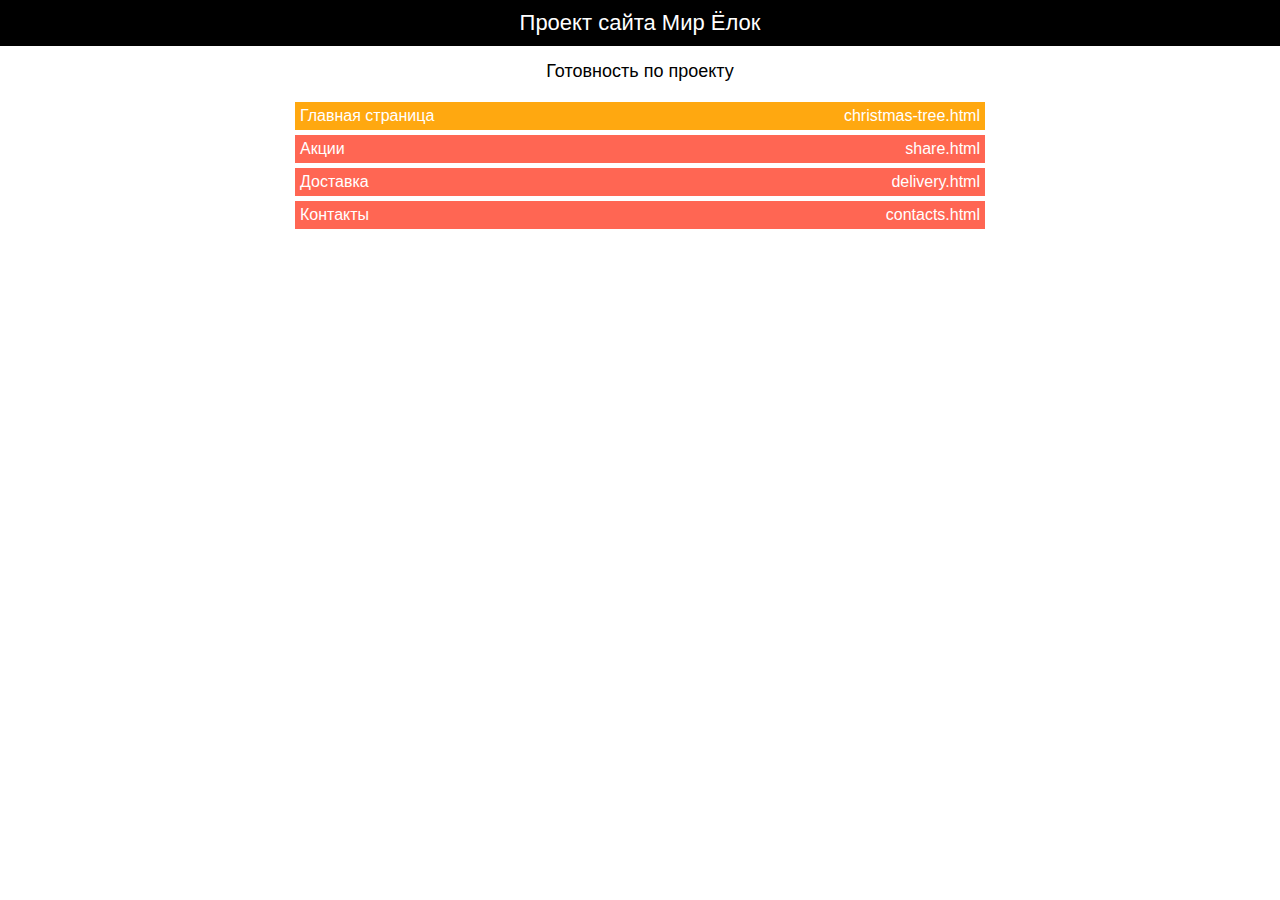
<file: index.html>
<!DOCTYPE html>
<html lang="ru">
<head>
    <meta charset="UTF-8">
    <link rel="shortcut icon" href="favicon.ico" type="image/x-icon">
    <title>Проект сайта Мир Ёлок</title>
    <meta name="viewport" content="width=device-width, initial-scale=1, user-scalable=no">
</head>
<body>
<div class="pages">
    <div class="pages__project">Проект сайта Мир Ёлок</div>
    <div class="pages__title">Готовность по проекту</div>
    <ul class="pages__list">
        <li class="pages__item pages__item_orange">
            <a href="сhristmas-tree.html" target="_blank">
                <span class="pages__name">Главная страница</span>
                <span class="pages__href">сhristmas-tree.html</span>
            </a>
        </li>
        <li class="pages__item pages__item_red">
            <a href="share.html" target="_blank">
                <span class="pages__name">Акции</span>
                <span class="pages__href">share.html</span>
            </a>
        </li>
        <li class="pages__item pages__item_red">
            <a href="delivery.html" target="_blank">
                <span class="pages__name">Доставка</span>
                <span class="pages__href">delivery.html</span>
            </a>
        </li>
        <li class="pages__item pages__item_red">
            <a href="contacts.html" target="_blank">
                <span class="pages__name">Контакты</span>
                <span class="pages__href">contacts.html</span>
            </a>
        </li>
    </ul>
</div>
<style>
    * {
        margin: 0;
        padding: 0;
        font-family: sans-serif; }

    .pages {
        display: flex;
        flex-direction: column; }
    .pages__project {
        background-color: black;
        color: white;
        padding: 10px;
        text-align: center;
        font-size: 22px; }
    .pages__title {
        text-align: center;
        font-size: 18px;
        padding: 15px; }
    .pages__list {
        max-width: 700px;
        width: 100%;
        margin: 0 auto;
        list-style-type: none; }
    .pages__item {
        background-color: #f0f0f0;
        margin: 5px;
        padding: 5px;
        transition: background-color .1s ease-in-out; }
    .pages__item a {
        color: #ffffff;
        text-decoration: none;
        display: flex;
        justify-content: space-between; }
    .pages__item_green {
        background-color: #85bb3d; }
    .pages__item_green:hover {
        background-color: #7fb43c; }
    .pages__item_orange {
        background-color: #ffa810; }
    .pages__item_orange:hover {
        background-color: #e99810; }
    .pages__item_red {
        background-color: #ff6653; }
    .pages__item_red:hover {
        background-color: #e8624f; }

    @media (max-width: 700px) {
        .pages .pages__list .pages__item .pages__href {
            display: none; } }
</style>
<script>
    $('a[href="#"]').attr('target','_self');
</script>
</body>
</html>
</file>
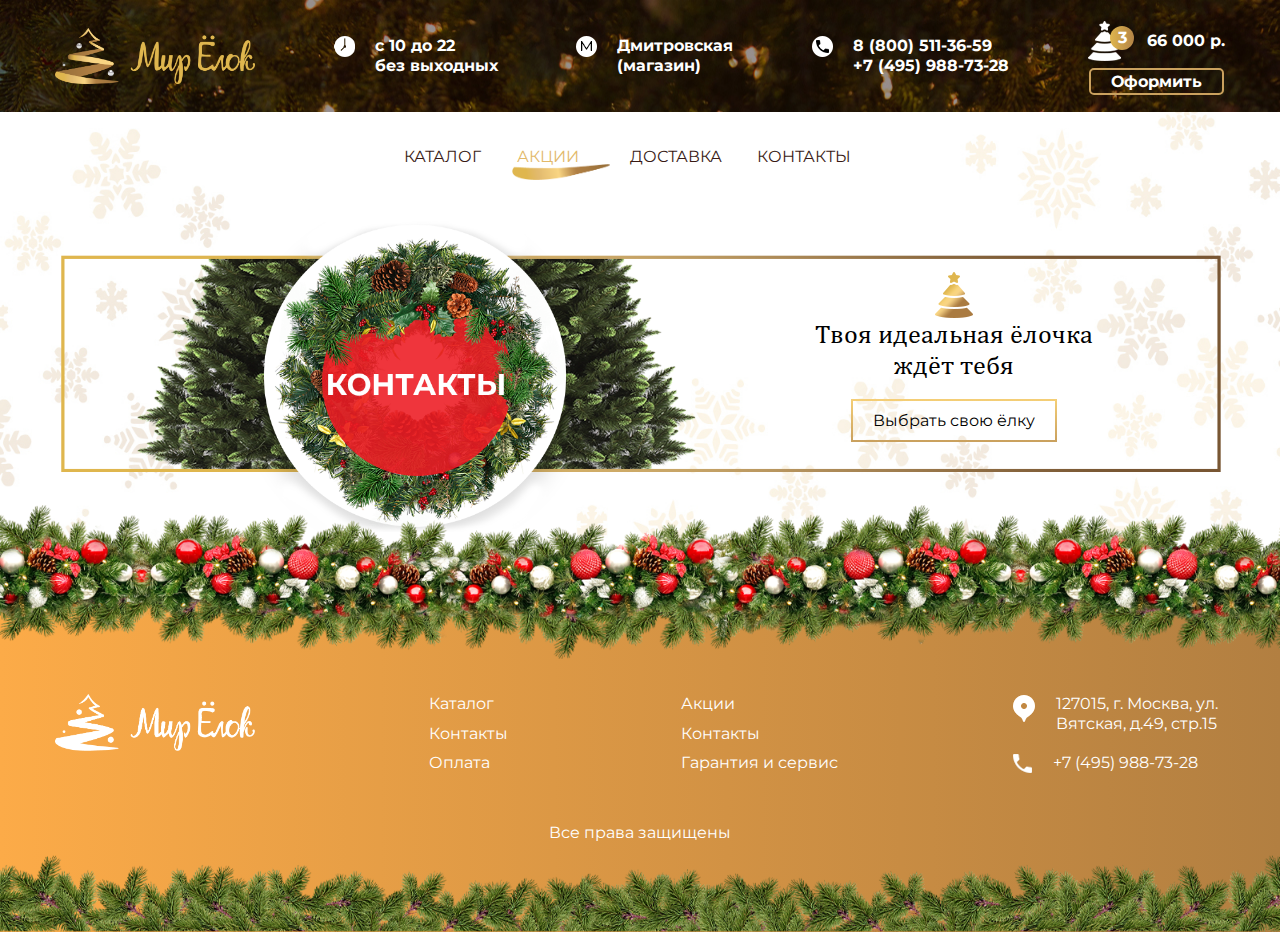
<file: contacts.html>
<!DOCTYPE html>
<html lang="ru">
<head>
    <meta charset="utf-8">
    <meta http-equiv="X-UA-Compatible" content="IE=edge">
    <meta name="viewport" content="width=device-width, initial-scale=1">
    <title>Мир Ёлок</title>
    <link href="https://fonts.googleapis.com/css?family=Montserrat&display=swap" rel="stylesheet">
    <link href="css/font-awesome.css" rel="stylesheet">
    <link href="css/owl.carousel.css" rel="stylesheet">
    <link href="css/owl.theme.css" rel="stylesheet">
    <link href="css/bootstrap.css" rel="stylesheet">
    <link href="css/fotorama.css" rel="stylesheet">
    <link href="css/style.css" rel="stylesheet">
    <!-- HTML5 Shim and Respond.js for IE8 support of HTML5 elements and media queries -->
    <!-- Предупреждение: Respond.js не работает при просмотре страницы через файл:// -->
    <!--[if lt IE 9]>
    <script src="https://oss.maxcdn.com/html5shiv/3.7.3/html5shiv.min.js"></script >
    <script src="https://oss.maxcdn.com/respond/1.4.2/respond.min.js"></script>
    <![endif]-->
</head>
<body>
<header class="header-page">
    <div class="container container-relative">
        <div class="header-flex-block">
            <div class="header-logo">
                <a href="/"><img src="images/logo.png" alt=""></a>
            </div>
            <nav class="navbar navbar-default hidden-sm hidden-md hidden-lg">
                <div class="navbar-header">
                    <button type="button" class="navbar-toggle collapsed" data-toggle="collapse" data-target="#navbar-main" aria-expanded="false">
                        <span class="icon-bar"></span>
                        <span class="icon-bar"></span>
                        <span class="icon-bar"></span>
                    </button>
                </div>
                <div class="collapse navbar-collapse" id="navbar-main">
                    <ul class="nav navbar-nav">
                        <li><a href="#">КАТАЛОГ</a></li>
                        <li class="active"><a href="#">АКЦИИ</a></li>
                        <li><a href="#">ДОСТАВКА</a></li>
                        <li><a href="#">КОНТАКТЫ</a></li>
                    </ul>
                </div>
            </nav>

            <div class="header-work-time-block hidden-xs">
                <div class="header-icon">
                    <img src="images/time-icon.png" alt="">
                </div>
                <div class="header-work-time">
                    с 10 до 22<br>
                    без выходных
                </div>
            </div>
            <div class="header-address-block hidden-xs">
                <div class="header-icon">
                    <img src="images/metro-icon.png" alt="">
                </div>
                <div class="header-address-text">
                    Дмитровская<br>
                    (магазин)
                </div>
            </div>
            <div class="header-phone hidden-xs">
                <div class="header-icon">
                    <img src="images/phone-icon.png" alt="">
                </div>
                <div class="header-address-text">
                    <a href="tel:88005113659">8 (800) 511-36-59</a>
                    <a href="tel:+74959887328">+7 (495) 988-73-28</a>
                </div>
            </div>
            <div class="header-cart">
                <div class="cart-sum-block">
                    <div class="cart-image-number">
                        <a href="#" class="cart-header-btn"><img src="images/cart.png" alt=""></a>
                        <div class="cart-absolut-number">3</div>
                    </div>
                    <div class="cart-img-sum">66 000 р.</div>
                </div>
                <div class="header-cart-buy">
                    <a href="#" data-toggle="modal" data-target="#order">Оформить</a>
                </div>
            </div>
        </div>
    </div>
</header>
<div class="modal fade" id="order" tabindex="-1" role="dialog" aria-labelledby="myModalLabel" aria-hidden="true">
    <div class="modal-dialog modal-lg" role="document">
        <div class="modal-content">
            <button type="button" class="close" data-dismiss="modal" aria-label="Закрыть">
                <span aria-hidden="true">×</span>
            </button>
            <div class="modal-body">
                <div class="send-modal-flex">
                    <div class="send-modal-goods">
                        <div class="goods-scroll">
                            <div class="row-goods-block">
                                <div class="goods-modal-img">
                                    <img src="images/goods2.png" alt="">
                                </div>
                                <div class="goods-information-block">
                                    <div class="goods-property-modal-title">Шары</div>
                                    <div class="goods-property-modal">
                                        <table border="0" cellpadding="1" cellspacing="1">
                                            <tbody>
                                            <tr>
                                                <td>Диаметр</td>
                                                <td>10 см</td>
                                            </tr>
                                            <tr>
                                                <td>Артикул</td>
                                                <td>00 00</td>
                                            </tr>
                                            <tr>
                                                <td>Материал</td>
                                                <td>Стекло</td>
                                            </tr>
                                            <tr>
                                                <td>Набор</td>
                                                <td>6 шт</td>
                                            </tr>
                                            </tbody>
                                        </table>
                                        <div class="modal-goods-number">
                                            <div class="number">
                                                <span class="minus"><i class="fa fa-minus" aria-hidden="true"></i></span>
                                                <input value="1" class="input-value" data-product="20" data-price="2000" type="text">
                                                <span class="plus"><i class="fa fa-plus" aria-hidden="true"></i></span>
                                            </div>
                                            <button href="#" class="order-delete-btn">Удалить</button>
                                        </div>
                                        <div class="card-title-sum">2000</div>
                                    </div>
                                </div>
                            </div>
                            <div class="row-goods-block">
                                <div class="goods-modal-img">
                                    <img src="images/goods3.png" alt="">
                                </div>
                                <div class="goods-information-block">
                                    <div class="goods-property-modal-title">Гирлянда</div>
                                    <div class="goods-property-modal">
                                        <table border="0" cellpadding="1" cellspacing="1">
                                            <tbody>
                                            <tr>
                                                <td>Длина</td>
                                                <td>10 м</td>
                                            </tr>
                                            <tr>
                                                <td>Артикул</td>
                                                <td>00 00</td>
                                            </tr>
                                            <tr>
                                                <td>Материал</td>
                                                <td>Пластик</td>
                                            </tr>
                                            <tr>
                                                <td>Количество лампочек</td>
                                                <td>500</td>
                                            </tr>
                                            </tbody>
                                        </table>
                                        <div class="modal-goods-number">
                                            <div class="number">
                                                <span class="minus"><i class="fa fa-minus" aria-hidden="true"></i></span>
                                                <input value="1" class="input-value" data-product="20" data-price="1000" type="text">
                                                <span class="plus"><i class="fa fa-plus" aria-hidden="true"></i></span>
                                            </div>
                                            <button href="#" class="order-delete-btn">Удалить</button>
                                        </div>
                                        <div class="card-title-sum">1000</div>
                                    </div>
                                </div>
                            </div>
                        </div>
                        <div class="price-sum">
                            <div class="button-close-modal hidden-xs"><a href="#" data-dismiss="modal" aria-label="Закрыть">Вернуться в каталог</a></div>
                            <div class="sum-modal-text">Стоимость ваших покупок</div>
                            <div class="sum-modal-price"><span class="js-sum-total">3000</span> р.</div>
                        </div>
                        <div class="button-close-modal hidden-lg hidden-md hidden-sm"><a href="#" data-dismiss="modal" aria-label="Закрыть">Вернуться в каталог</a></div>
                    </div>
                    <div class="send-modal-info">
                        <div class="send-modal-title">
                            <img src="images/modal-title.png" class="hidden-xs" alt="">
                            <img src="images/tree-order-mobile.png" class="hidden-sm hidden-md hidden-lg" alt="">
                        </div>
                        <input type="text" placeholder="Ваше имя">
                        <input type="text" placeholder="Номер телефона">
                        <input type="text" placeholder="e-mail">
                        <div class="main-button">
                            <a href="#" class="main-button-catalog">Заказать</a>
                        </div>
                    </div>
                </div>
            </div>
        </div>
    </div>
</div>
<section class="main-banner-block">
    <div class="container relative-container">
        <nav class="navbar navbar-default hidden-xs">
            <div class="navbar-header">
                <button type="button" class="navbar-toggle collapsed" data-toggle="collapse" data-target="#navbar-main" aria-expanded="false">
                    <span class="icon-bar"></span>
                    <span class="icon-bar"></span>
                    <span class="icon-bar"></span>
                </button>
            </div>
            <div class="collapse navbar-collapse" id="navbar-main">
                <ul class="nav navbar-nav">
                    <li><a href="#">КАТАЛОГ</a></li>
                    <li class="active"><a href="#">АКЦИИ</a></li>
                    <li><a href="#">ДОСТАВКА</a></li>
                    <li><a href="#">КОНТАКТЫ</a></li>
                </ul>
            </div>
        </nav>
    </div>
</section>
<div class="container">
    <div class="shares-page-banner">
        <img src="images/contact-banner.png" alt="" class="hidden-sm hidden-xs">
        <img src="images/contact-banner-tablet.png" alt="" class="hidden-lg hidden-md hidden-xs">
        <img src="images/contact-banner-mobile.png" alt="" class="hidden-lg hidden-md hidden-sm">
        <div class="shares-page-block">
            <div class="shares-page-img">
                <img src="images/tree-active.png" alt="">
            </div>
            <div class="shares-page-text">Твоя идеальная ёлочка ждёт тебя</div>
            <div class="shares-page-btn">
                <a href="#">Выбрать свою ёлку</a>
            </div>
        </div>
    </div>

</div>



<footer class="footer-page">
    <img src="images/footer-top.png" alt="" class="footer-img-top">
    <div class="container">
        <div class="footer-flex-block">
            <div class="footer-logo">
                <a href="#"><img src="images/logo-footer.png"></a>
            </div>
            <div class="footer-links">
                <a href="#">Каталог</a>
                <a href="#">Контакты</a>
                <a href="#">Оплата</a>
                <a href="#" class="hidden-lg hidden-md">Доставка</a>
                <a href="#" class="hidden-lg hidden-md">Акции</a>
                <a href="#" class="hidden-lg hidden-md">Гарантия и сервис</a>
            </div>
            <div class="footer-links hidden-sm hidden-xs">
                <a href="#">Акции</a>
                <a href="#">Контакты</a>
                <a href="#">Гарантия и сервис</a>
            </div>
            <div class="footer-address">
                <div class="footer-address-item">
                    <img src="images/footer-map.png" alt="">
                    <span>127015, г. Москва, ул. Вятская, д.49, стр.15</span>
                </div>
                <div class="footer-address-item">
                    <img src="images/footer-tel.png" alt="">
                    <span><a href="tel:+74959887328">+7 (495) 988-73-28</a></span>
                </div>
            </div>
        </div>
        <div class="copyright-block">Все права защищены</div>
    </div>
    <img src="images/footer-bottom.png" alt="" class="footer-img-bottom">
</footer>
<script src="https://ajax.googleapis.com/ajax/libs/jquery/1.12.4/jquery.min.js"></script>
<!-- Включают все скомпилированные плагины (ниже), или включать отдельные файлы по мере необходимости -->
<script src="js/bootstrap.js"></script>
<script src="js/owl.carousel.js"></script>
<script src="js/fotorama.js"></script>
<script src="js/main.js"></script>
</body>
</html>
</file>
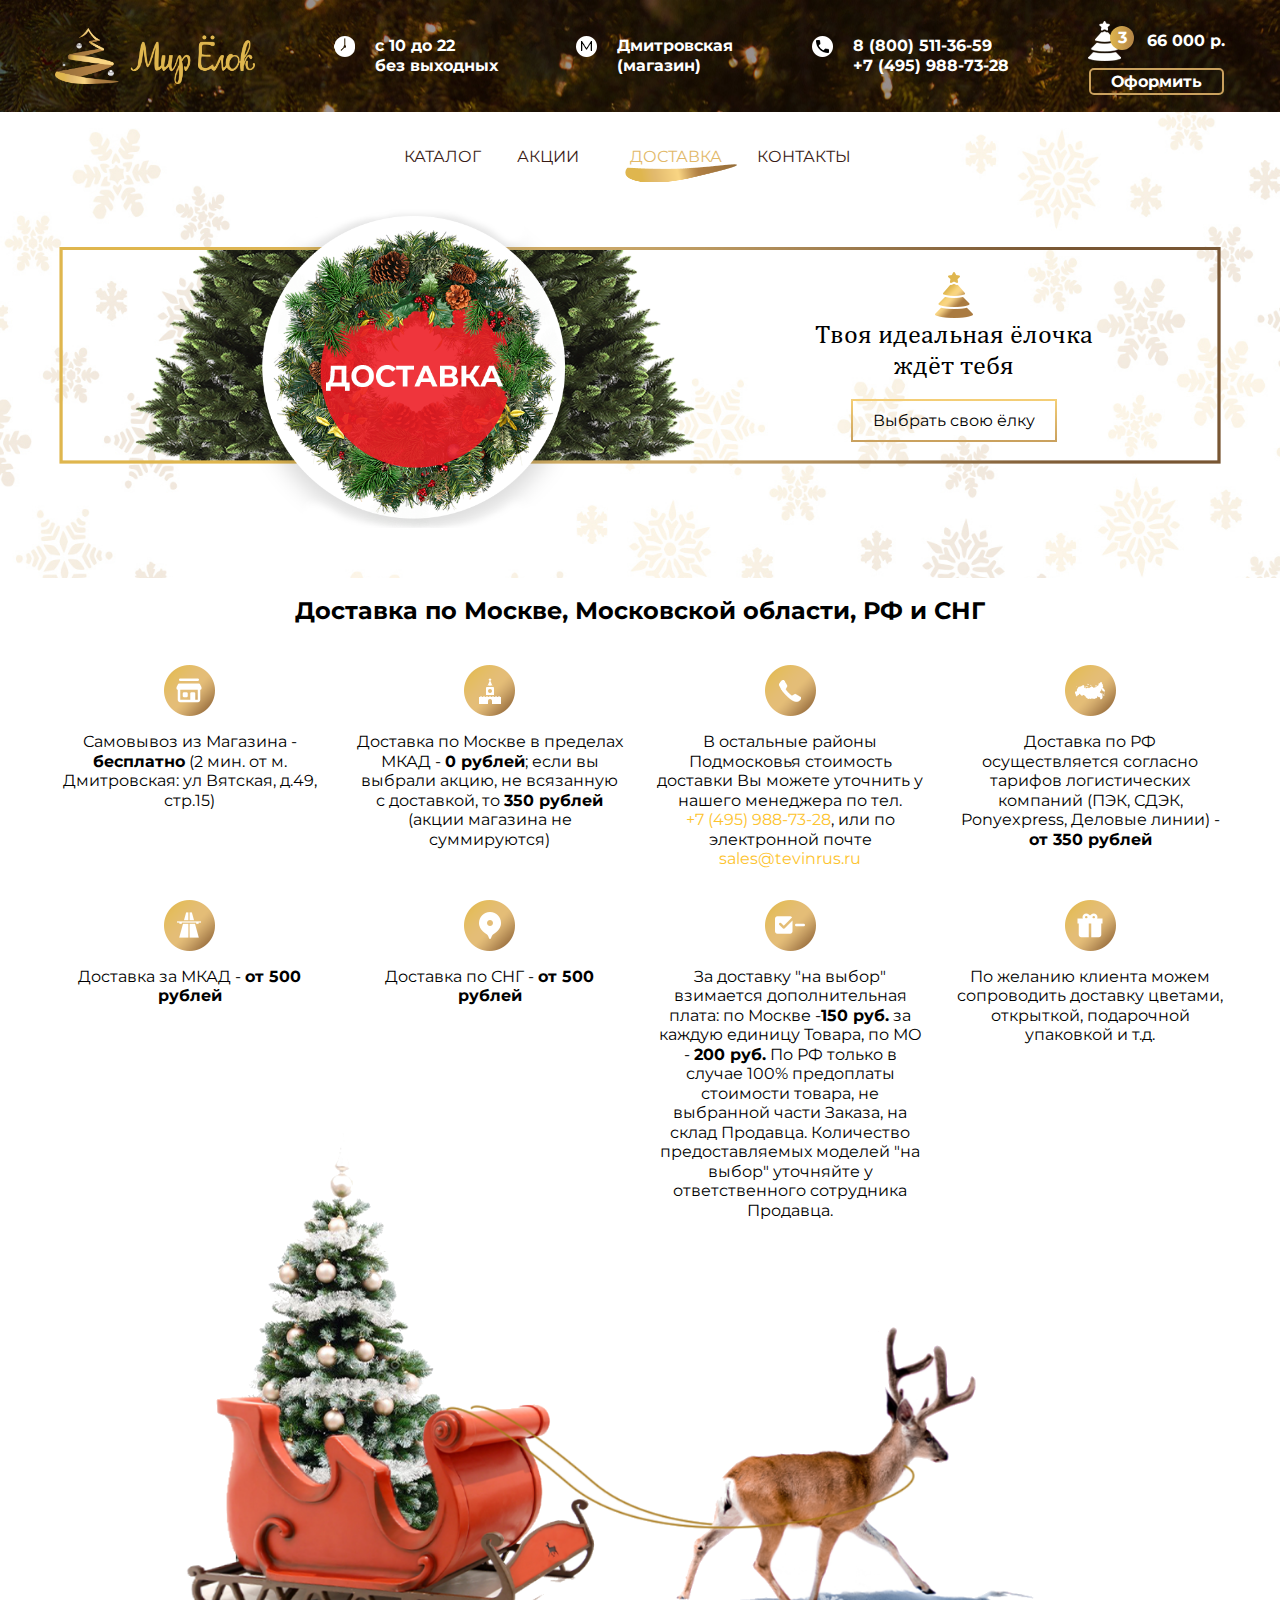
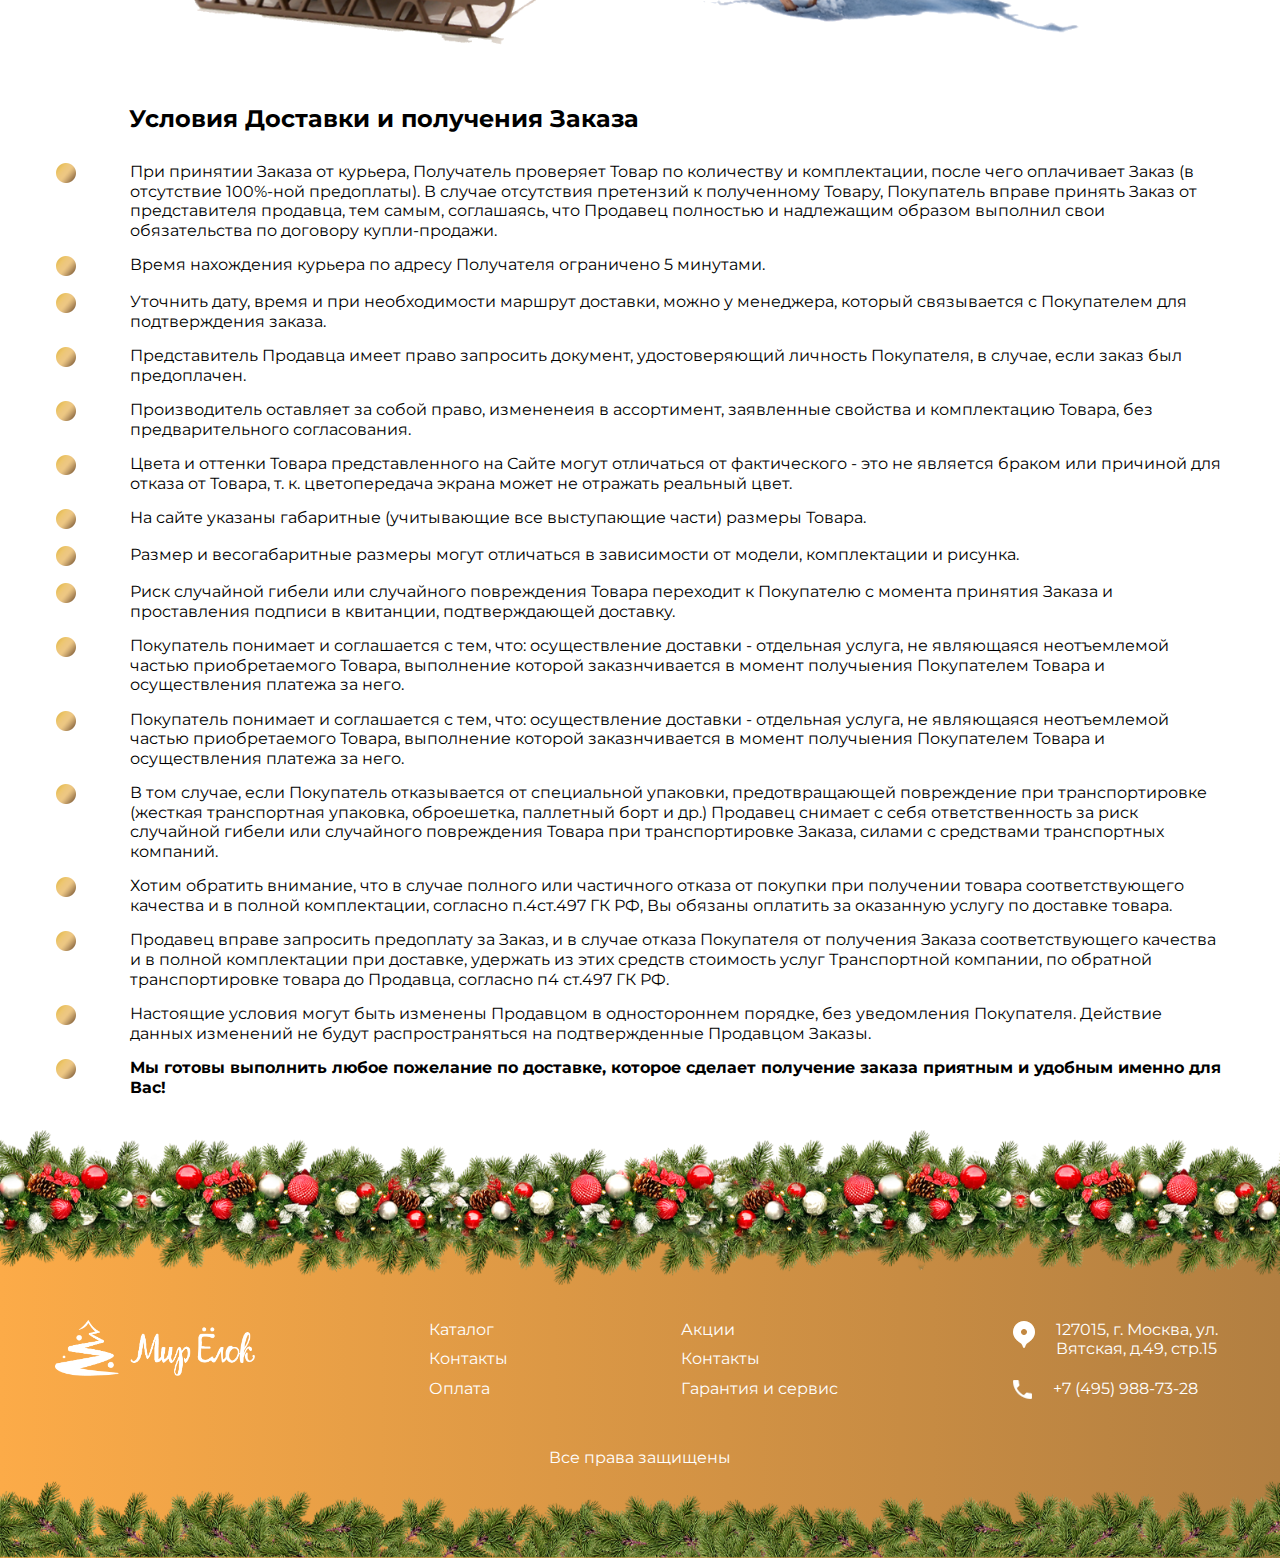
<file: delivery.html>
<!DOCTYPE html>
<html lang="ru">
<head>
    <meta charset="utf-8">
    <meta http-equiv="X-UA-Compatible" content="IE=edge">
    <meta name="viewport" content="width=device-width, initial-scale=1">
    <title>Мир Ёлок</title>
    <link href="https://fonts.googleapis.com/css?family=Montserrat&display=swap" rel="stylesheet">
    <link href="css/font-awesome.css" rel="stylesheet">
    <link href="css/owl.carousel.css" rel="stylesheet">
    <link href="css/owl.theme.css" rel="stylesheet">
    <link href="css/bootstrap.css" rel="stylesheet">
    <link href="css/fotorama.css" rel="stylesheet">
    <link href="css/style.css" rel="stylesheet">
    <!-- HTML5 Shim and Respond.js for IE8 support of HTML5 elements and media queries -->
    <!-- Предупреждение: Respond.js не работает при просмотре страницы через файл:// -->
    <!--[if lt IE 9]>
    <script src="https://oss.maxcdn.com/html5shiv/3.7.3/html5shiv.min.js"></script >
    <script src="https://oss.maxcdn.com/respond/1.4.2/respond.min.js"></script>
    <![endif]-->
</head>
<body>
<header class="header-page">
    <div class="container container-relative">
        <div class="header-flex-block">
            <div class="header-logo">
                <a href="/"><img src="images/logo.png" alt=""></a>
            </div>
            <nav class="navbar navbar-default hidden-sm hidden-md hidden-lg">
                <div class="navbar-header">
                    <button type="button" class="navbar-toggle collapsed" data-toggle="collapse" data-target="#navbar-main" aria-expanded="false">
                        <span class="icon-bar"></span>
                        <span class="icon-bar"></span>
                        <span class="icon-bar"></span>
                    </button>
                </div>
                <div class="collapse navbar-collapse" id="navbar-main">
                    <ul class="nav navbar-nav">
                        <li><a href="#">КАТАЛОГ</a></li>
                        <li><a href="#">АКЦИИ</a></li>
                        <li class="active"><a href="#">ДОСТАВКА</a></li>
                        <li><a href="#">КОНТАКТЫ</a></li>
                    </ul>
                </div>
            </nav>

            <div class="header-work-time-block hidden-xs">
                <div class="header-icon">
                    <img src="images/time-icon.png" alt="">
                </div>
                <div class="header-work-time">
                    с 10 до 22<br>
                    без выходных
                </div>
            </div>
            <div class="header-address-block hidden-xs">
                <div class="header-icon">
                    <img src="images/metro-icon.png" alt="">
                </div>
                <div class="header-address-text">
                    Дмитровская<br>
                    (магазин)
                </div>
            </div>
            <div class="header-phone hidden-xs">
                <div class="header-icon">
                    <img src="images/phone-icon.png" alt="">
                </div>
                <div class="header-address-text">
                    <a href="tel:88005113659">8 (800) 511-36-59</a>
                    <a href="tel:+74959887328">+7 (495) 988-73-28</a>
                </div>
            </div>
            <div class="header-cart">
                <div class="cart-sum-block">
                    <div class="cart-image-number">
                        <a href="#" class="cart-header-btn"><img src="images/cart.png" alt=""></a>
                        <div class="cart-absolut-number">3</div>
                    </div>
                    <div class="cart-img-sum">66 000 р.</div>
                </div>
                <div class="header-cart-buy">
                    <a href="#" data-toggle="modal" data-target="#order">Оформить</a>
                </div>
            </div>
        </div>
    </div>
</header>
<div class="modal fade" id="order" tabindex="-1" role="dialog" aria-labelledby="myModalLabel" aria-hidden="true">
    <div class="modal-dialog modal-lg" role="document">
        <div class="modal-content">
            <button type="button" class="close" data-dismiss="modal" aria-label="Закрыть">
                <span aria-hidden="true">×</span>
            </button>
            <div class="modal-body">
                <div class="send-modal-flex">
                    <div class="send-modal-goods">
                        <div class="goods-scroll">
                            <div class="row-goods-block">
                                <div class="goods-modal-img">
                                    <img src="images/goods2.png" alt="">
                                </div>
                                <div class="goods-information-block">
                                    <div class="goods-property-modal-title">Шары</div>
                                    <div class="goods-property-modal">
                                        <table border="0" cellpadding="1" cellspacing="1">
                                            <tbody>
                                            <tr>
                                                <td>Диаметр</td>
                                                <td>10 см</td>
                                            </tr>
                                            <tr>
                                                <td>Артикул</td>
                                                <td>00 00</td>
                                            </tr>
                                            <tr>
                                                <td>Материал</td>
                                                <td>Стекло</td>
                                            </tr>
                                            <tr>
                                                <td>Набор</td>
                                                <td>6 шт</td>
                                            </tr>
                                            </tbody>
                                        </table>
                                        <div class="modal-goods-number">
                                            <div class="number">
                                                <span class="minus"><i class="fa fa-minus" aria-hidden="true"></i></span>
                                                <input value="1" class="input-value" data-product="20" data-price="2000" type="text">
                                                <span class="plus"><i class="fa fa-plus" aria-hidden="true"></i></span>
                                            </div>
                                            <button href="#" class="order-delete-btn">Удалить</button>
                                        </div>
                                        <div class="card-title-sum">2000</div>
                                    </div>
                                </div>
                            </div>
                            <div class="row-goods-block">
                                <div class="goods-modal-img">
                                    <img src="images/goods3.png" alt="">
                                </div>
                                <div class="goods-information-block">
                                    <div class="goods-property-modal-title">Гирлянда</div>
                                    <div class="goods-property-modal">
                                        <table border="0" cellpadding="1" cellspacing="1">
                                            <tbody>
                                            <tr>
                                                <td>Длина</td>
                                                <td>10 м</td>
                                            </tr>
                                            <tr>
                                                <td>Артикул</td>
                                                <td>00 00</td>
                                            </tr>
                                            <tr>
                                                <td>Материал</td>
                                                <td>Пластик</td>
                                            </tr>
                                            <tr>
                                                <td>Количество лампочек</td>
                                                <td>500</td>
                                            </tr>
                                            </tbody>
                                        </table>
                                        <div class="modal-goods-number">
                                            <div class="number">
                                                <span class="minus"><i class="fa fa-minus" aria-hidden="true"></i></span>
                                                <input value="1" class="input-value" data-product="20" data-price="1000" type="text">
                                                <span class="plus"><i class="fa fa-plus" aria-hidden="true"></i></span>
                                            </div>
                                            <button href="#" class="order-delete-btn">Удалить</button>
                                        </div>
                                        <div class="card-title-sum">1000</div>
                                    </div>
                                </div>
                            </div>
                        </div>
                        <div class="price-sum">
                            <div class="button-close-modal hidden-xs"><a href="#" data-dismiss="modal" aria-label="Закрыть">Вернуться в каталог</a></div>
                            <div class="sum-modal-text">Стоимость ваших покупок</div>
                            <div class="sum-modal-price"><span class="js-sum-total">3000</span> р.</div>
                        </div>
                        <div class="button-close-modal hidden-lg hidden-md hidden-sm"><a href="#" data-dismiss="modal" aria-label="Закрыть">Вернуться в каталог</a></div>
                    </div>
                    <div class="send-modal-info">
                        <div class="send-modal-title">
                            <img src="images/modal-title.png" class="hidden-xs" alt="">
                            <img src="images/tree-order-mobile.png" class="hidden-sm hidden-md hidden-lg" alt="">
                        </div>
                        <input type="text" placeholder="Ваше имя">
                        <input type="text" placeholder="Номер телефона">
                        <input type="text" placeholder="e-mail">
                        <div class="main-button">
                            <a href="#" class="main-button-catalog">Заказать</a>
                        </div>
                    </div>
                </div>
            </div>
        </div>
    </div>
</div>
<section class="main-banner-block">
    <div class="container relative-container">
        <div class="image-responsive">
        </div>
        <nav class="navbar navbar-default hidden-xs">
            <div class="navbar-header">
                <button type="button" class="navbar-toggle collapsed" data-toggle="collapse" data-target="#navbar-main" aria-expanded="false">
                    <span class="icon-bar"></span>
                    <span class="icon-bar"></span>
                    <span class="icon-bar"></span>
                </button>
            </div>
            <div class="collapse navbar-collapse" id="navbar-main">
                <ul class="nav navbar-nav">
                    <li><a href="#">КАТАЛОГ</a></li>
                    <li><a href="#">АКЦИИ</a></li>
                    <li class="active"><a href="#">ДОСТАВКА</a></li>
                    <li><a href="#">КОНТАКТЫ</a></li>
                </ul>
            </div>
        </nav>
    </div>
</section>
<div class="container">
    <div class="shares-page-banner">
        <img src="images/delivery-banner.png" alt="" class="hidden-sm hidden-xs">
        <img src="images/delivery-banner-tablet.png" alt="" class="hidden-lg hidden-md hidden-xs">
        <img src="images/delivery-banner-mobile.png" alt="" class="hidden-lg hidden-md hidden-sm">
        <div class="shares-page-block">
            <div class="shares-page-img">
                <img src="images/tree-active.png" alt="">
            </div>
            <div class="shares-page-text">Твоя идеальная ёлочка ждёт тебя</div>
            <div class="shares-page-btn">
                <a href="#">Выбрать свою ёлку</a>
            </div>
        </div>
    </div>
</div>
<div class="grey-background-delivery">
    <div class="container">
        <h3 class="title-delivery-page">Доставка по Москве, Московской области, РФ и СНГ</h3>
        <div class="delivery-flex-page">
            <div class="delivery-row-top">
                <div class="deivery-row-img"><img src="images/dev-cirkl.png" alt=""></div>
                <div class="deivery-row-text">Самовывоз из Магазина - <b>бесплатно</b> (2 мин. от м. Дмитровская: ул Вятская, д.49, стр.15)</div>
            </div>
            <div class="delivery-row-top">
                <div class="deivery-row-img"><img src="images/dev-cirkl2.png" alt=""></div>
                <div class="deivery-row-text">Доставка по Москве в пределах МКАД - <b>0 рублей</b>; если вы выбрали акцию, не всязанную с доставкой, то <b>350 рублей</b> (акции магазина не суммируются)</div>
            </div>
            <div class="delivery-row-top">
                <div class="deivery-row-img"><img src="images/dev-cirkl3.png" alt=""></div>
                <div class="deivery-row-text">В остальные районы Подмосковья стоимость доставки Вы можете уточнить у нашего менеджера по тел. <a href="tel:+74959887328">+7 (495) 988-73-28</a>, или по электронной почте <a href="mailto:sales@tevinrus.ru">sales@tevinrus.ru</a></div>
            </div>
            <div class="delivery-row-top">
                <div class="deivery-row-img"><img src="images/dev-cirkl4.png" alt=""></div>
                <div class="deivery-row-text">Доставка по РФ осуществляется согласно тарифов логистических компаний (ПЭК, СДЭК, Ponyexpress, Деловые линии) - <b>от 350 рублей</b></div>
            </div>
            <div class="delivery-row-top">
                <div class="deivery-row-img"><img src="images/dev-cirkl5.png" alt=""></div>
                <div class="deivery-row-text">Доставка за МКАД - <b>от 500 рублей</b></div>
            </div>
            <div class="delivery-row-top">
                <div class="deivery-row-img"><img src="images/dev-cirkl6.png" alt=""></div>
                <div class="deivery-row-text">Доставка по СНГ - <b>от 500 рублей</b></div>
            </div>
            <div class="delivery-row-top">
                <div class="deivery-row-img"><img src="images/dev-cirkl7.png" alt=""></div>
                <div class="deivery-row-text">За доставку "на выбор" взимается дополнительная плата: по Москве -<b>150 руб.</b> за каждую единицу Товара, по МО - <b>200 руб.</b> По РФ только в случае 100% предоплаты стоимости товара, не выбранной части Заказа, на склад Продавца. Количество предоставляемых моделей "на выбор" уточняйте у ответственного сотрудника Продавца.</div>
            </div>
            <div class="delivery-row-top">
                <div class="deivery-row-img"><img src="images/dev-cirkl8.png" alt=""></div>
                <div class="deivery-row-text">По желанию клиента можем сопроводить доставку цветами, открыткой, подарочной упаковкой и т.д.</div>
            </div>
        </div>
        <div class="delivery-page-banner">
            <img src="images/delivery-banner-width.png" alt="">
        </div>
        <h3 class="title-delivery-page-left">Условия Доставки и получения Заказа</h3>
        <div class="delivery-row-bottom">
            <div class="deivery-row-img-bottom"><img src="images/cirkl-o.png" alt=""></div>
            <div class="deivery-row-text-bottom">При принятии Заказа от курьера, Получатель проверяет Товар по количеству и комплектации, после чего оплачивает Заказ (в отсутствие 100%-ной предоплаты). В случае отсутствия претензий к полученному Товару, Покупатель вправе принять Заказ от представителя продавца, тем самым, соглашаясь, что Продавец полностью и надлежащим образом выполнил свои обязательства по договору купли-продажи.</div>
        </div>
        <div class="delivery-row-bottom">
            <div class="deivery-row-img-bottom"><img src="images/cirkl-o.png" alt=""></div>
            <div class="deivery-row-text-bottom">Время нахождения курьера по адресу Получателя ограничено 5 минутами.</div>
        </div>
        <div class="delivery-row-bottom">
            <div class="deivery-row-img-bottom"><img src="images/cirkl-o.png" alt=""></div>
            <div class="deivery-row-text-bottom">Уточнить дату, время и при необходимости маршрут доставки, можно у менеджера, который связывается с Покупателем для подтверждения заказа.</div>
        </div>
        <div class="delivery-row-bottom">
            <div class="deivery-row-img-bottom"><img src="images/cirkl-o.png" alt=""></div>
            <div class="deivery-row-text-bottom">Представитель Продавца имеет право запросить документ, удостоверяющий личность Покупателя, в случае, если заказ был предоплачен.</div>
        </div>
        <div class="delivery-row-bottom">
            <div class="deivery-row-img-bottom"><img src="images/cirkl-o.png" alt=""></div>
            <div class="deivery-row-text-bottom">Производитель оставляет за собой право, измененеия в ассортимент, заявленные свойства и комплектацию Товара, без предварительного согласования.</div>
        </div>
        <div class="delivery-row-bottom">
            <div class="deivery-row-img-bottom"><img src="images/cirkl-o.png" alt=""></div>
            <div class="deivery-row-text-bottom">Цвета и оттенки Товара представленного на Сайте могут отличаться от фактического - это не является браком или причиной для отказа от Товара, т. к. цветопередача экрана может не отражать реальный цвет.</div>
        </div>
        <div class="delivery-row-bottom">
            <div class="deivery-row-img-bottom"><img src="images/cirkl-o.png" alt=""></div>
            <div class="deivery-row-text-bottom">На сайте указаны габаритные (учитывающие все выступающие части) размеры Товара.</div>
        </div>
        <div class="delivery-row-bottom">
            <div class="deivery-row-img-bottom"><img src="images/cirkl-o.png" alt=""></div>
            <div class="deivery-row-text-bottom">Размер и весогабаритные размеры могут отличаться в зависимости от модели, комплектации и рисунка.</div>
        </div>
        <div class="delivery-row-bottom">
            <div class="deivery-row-img-bottom"><img src="images/cirkl-o.png" alt=""></div>
            <div class="deivery-row-text-bottom">Риск случайной гибели или случайного повреждения Товара переходит к Покупателю с момента принятия Заказа и проставления подписи в квитанции, подтверждающей доставку.</div>
        </div>
        <div class="delivery-row-bottom">
            <div class="deivery-row-img-bottom"><img src="images/cirkl-o.png" alt=""></div>
            <div class="deivery-row-text-bottom">Покупатель понимает и соглашается с тем, что: осуществление доставки - отдельная услуга, не являющаяся неотъемлемой частью приобретаемого Товара, выполнение которой заказнчивается в момент получыения Покупателем Товара и осуществления платежа за него.</div>
        </div>
        <div class="delivery-row-bottom">
            <div class="deivery-row-img-bottom"><img src="images/cirkl-o.png" alt=""></div>
            <div class="deivery-row-text-bottom">Покупатель понимает и соглашается с тем, что: осуществление доставки - отдельная услуга, не являющаяся неотъемлемой частью приобретаемого Товара, выполнение которой заказнчивается в момент получыения Покупателем Товара и осуществления платежа за него.</div>
        </div>
        <div class="delivery-row-bottom">
            <div class="deivery-row-img-bottom"><img src="images/cirkl-o.png" alt=""></div>
            <div class="deivery-row-text-bottom">В том случае, если Покупатель отказывается от специальной упаковки, предотвращающей повреждение при транспортировке (жесткая транспортная упаковка, оброешетка, паллетный борт и др.) Продавец снимает с себя ответственность за риск случайной гибели или случайного повреждения Товара при транспортировке Заказа, силами с средствами транспортных компаний.</div>
        </div>
        <div class="delivery-row-bottom">
            <div class="deivery-row-img-bottom"><img src="images/cirkl-o.png" alt=""></div>
            <div class="deivery-row-text-bottom">Хотим обратить внимание, что в случае полного или частичного отказа от покупки при получении товара соответствующего качества и в полной комплектации, согласно п.4ст.497 ГК РФ, Вы обязаны оплатить за оказанную услугу по доставке товара.</div>
        </div>
        <div class="delivery-row-bottom">
            <div class="deivery-row-img-bottom"><img src="images/cirkl-o.png" alt=""></div>
            <div class="deivery-row-text-bottom">Продавец вправе запросить предоплату за Заказ, и в случае отказа Покупателя от получения Заказа соответствующего качества и в полной комплектации при доставке, удержать из этих средств стоимость услуг Транспортной компании, по обратной транспортировке товара до Продавца, согласно п4 ст.497 ГК РФ.</div>
        </div>
        <div class="delivery-row-bottom">
            <div class="deivery-row-img-bottom"><img src="images/cirkl-o.png" alt=""></div>
            <div class="deivery-row-text-bottom">Настоящие условия могут быть изменены Продавцом в одностороннем порядке, без уведомления Покупателя. Действие данных изменений не будут распространяться на подтвержденные Продавцом Заказы.</div>
        </div>
        <div class="delivery-row-bottom" style="margin-bottom: 130px;">
            <div class="deivery-row-img-bottom"><img src="images/cirkl-o.png" alt=""></div>
            <div class="deivery-row-text-bottom"><b>Мы готовы выполнить любое пожелание по доставке, которое сделает получение заказа приятным и удобным именно для Вас!</b></div>
        </div>
    </div>
</div>
<footer class="footer-page">
    <img src="images/footer-top.png" alt="" class="footer-img-top">
    <div class="container">
        <div class="footer-flex-block">
            <div class="footer-logo">
                <a href="#"><img src="images/logo-footer.png"></a>
            </div>
            <div class="footer-links">
                <a href="#">Каталог</a>
                <a href="#">Контакты</a>
                <a href="#">Оплата</a>
                <a href="#" class="hidden-lg hidden-md">Доставка</a>
                <a href="#" class="hidden-lg hidden-md">Акции</a>
                <a href="#" class="hidden-lg hidden-md">Гарантия и сервис</a>
            </div>
            <div class="footer-links hidden-sm hidden-xs">
                <a href="#">Акции</a>
                <a href="#">Контакты</a>
                <a href="#">Гарантия и сервис</a>
            </div>
            <div class="footer-address">
                <div class="footer-address-item">
                    <img src="images/footer-map.png" alt="">
                    <span>127015, г. Москва, ул. Вятская, д.49, стр.15</span>
                </div>
                <div class="footer-address-item">
                    <img src="images/footer-tel.png" alt="">
                    <span><a href="tel:+74959887328">+7 (495) 988-73-28</a></span>
                </div>
            </div>
        </div>
        <div class="copyright-block">Все права защищены</div>
    </div>
    <img src="images/footer-bottom.png" alt="" class="footer-img-bottom">
</footer>
<script src="https://ajax.googleapis.com/ajax/libs/jquery/1.12.4/jquery.min.js"></script>
<!-- Включают все скомпилированные плагины (ниже), или включать отдельные файлы по мере необходимости -->
<script src="js/bootstrap.js"></script>
<script src="js/owl.carousel.js"></script>
<script src="js/fotorama.js"></script>
<script src="js/main.js"></script>
</body>
</html>
</file>
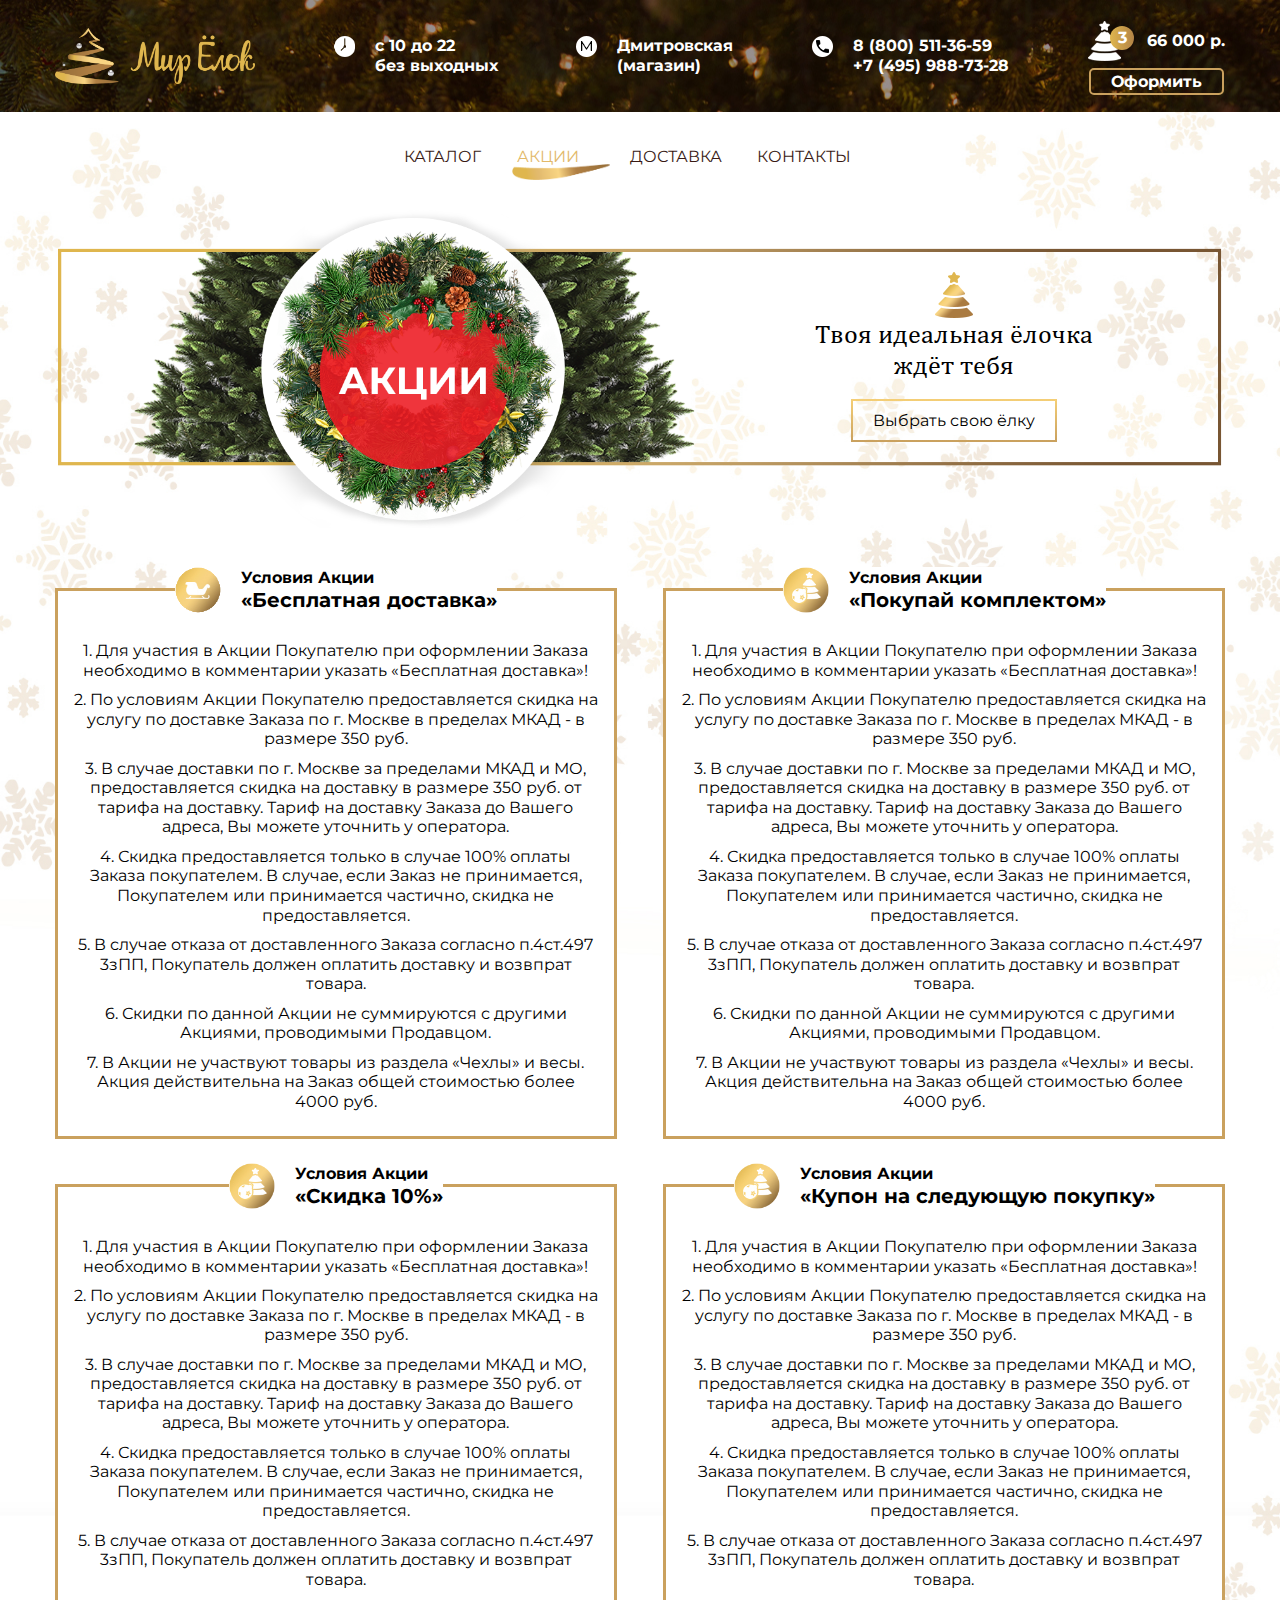
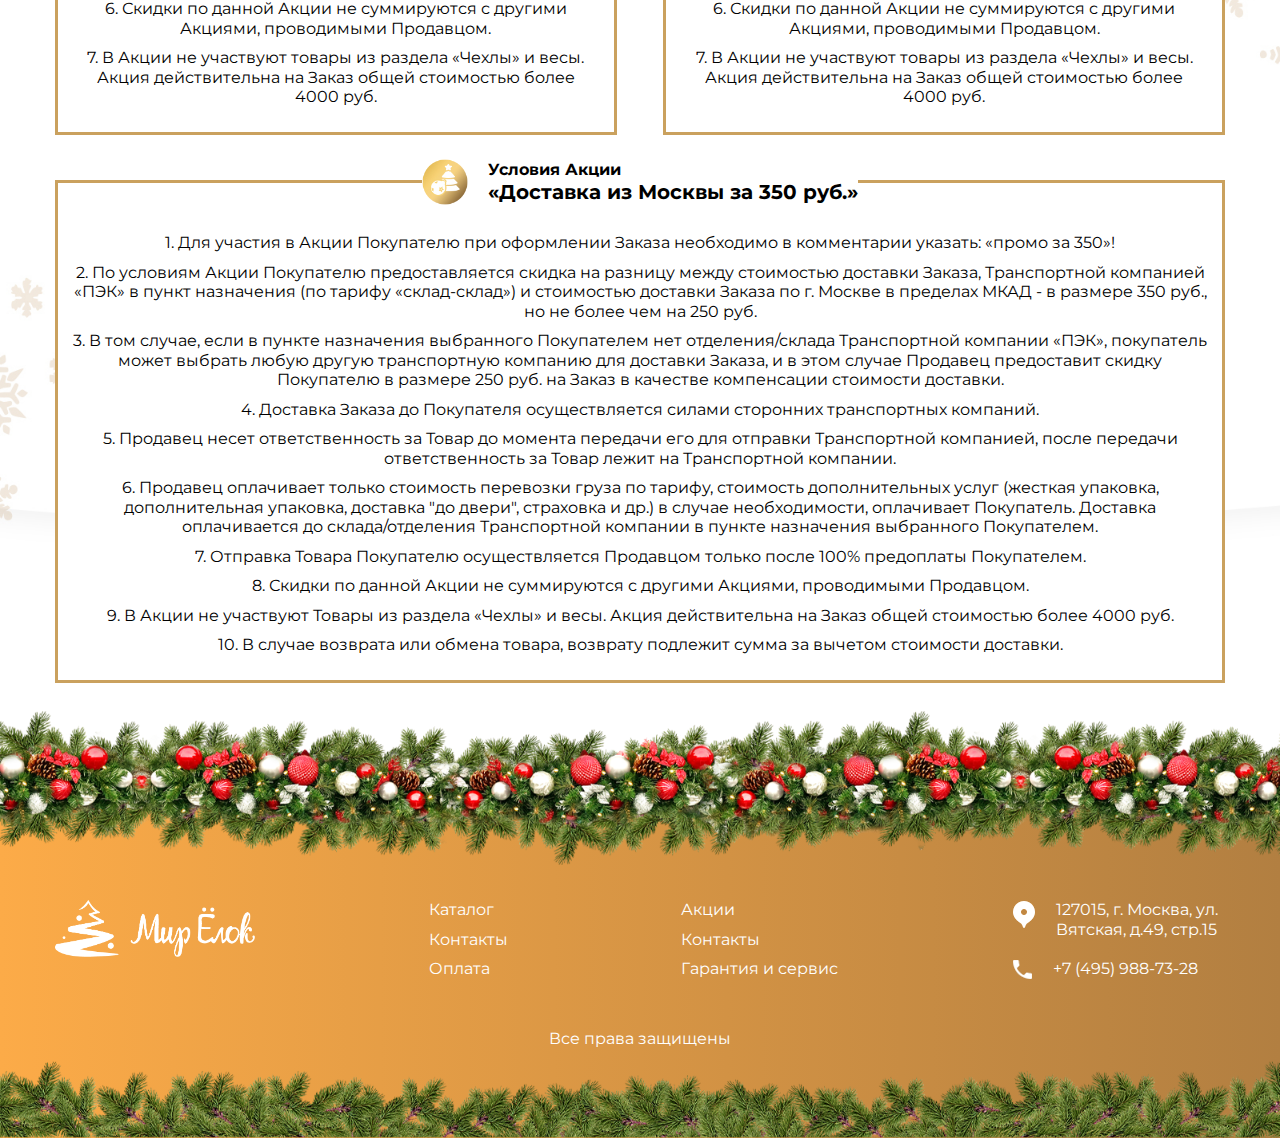
<file: share.html>
<!DOCTYPE html>
<html lang="ru">
<head>
    <meta charset="utf-8">
    <meta http-equiv="X-UA-Compatible" content="IE=edge">
    <meta name="viewport" content="width=device-width, initial-scale=1">
    <title>Мир Ёлок</title>
    <link href="https://fonts.googleapis.com/css?family=Montserrat&display=swap" rel="stylesheet">
    <link href="css/font-awesome.css" rel="stylesheet">
    <link href="css/owl.carousel.css" rel="stylesheet">
    <link href="css/owl.theme.css" rel="stylesheet">
    <link href="css/bootstrap.css" rel="stylesheet">
    <link href="css/fotorama.css" rel="stylesheet">
    <link href="css/style.css" rel="stylesheet">
    <!-- HTML5 Shim and Respond.js for IE8 support of HTML5 elements and media queries -->
    <!-- Предупреждение: Respond.js не работает при просмотре страницы через файл:// -->
    <!--[if lt IE 9]>
    <script src="https://oss.maxcdn.com/html5shiv/3.7.3/html5shiv.min.js"></script >
    <script src="https://oss.maxcdn.com/respond/1.4.2/respond.min.js"></script>
    <![endif]-->
</head>
<body>
<header class="header-page">
    <div class="container container-relative">
        <div class="header-flex-block">
            <div class="header-logo">
                <a href="/"><img src="images/logo.png" alt=""></a>
            </div>
            <nav class="navbar navbar-default hidden-sm hidden-md hidden-lg">
                <div class="navbar-header">
                    <button type="button" class="navbar-toggle collapsed" data-toggle="collapse" data-target="#navbar-main" aria-expanded="false">
                        <span class="icon-bar"></span>
                        <span class="icon-bar"></span>
                        <span class="icon-bar"></span>
                    </button>
                </div>
                <div class="collapse navbar-collapse" id="navbar-main">
                    <ul class="nav navbar-nav">
                        <li><a href="#">КАТАЛОГ</a></li>
                        <li class="active"><a href="#">АКЦИИ</a></li>
                        <li><a href="#">ДОСТАВКА</a></li>
                        <li><a href="#">КОНТАКТЫ</a></li>
                    </ul>
                </div>
            </nav>

            <div class="header-work-time-block hidden-xs">
                <div class="header-icon">
                    <img src="images/time-icon.png" alt="">
                </div>
                <div class="header-work-time">
                    с 10 до 22<br>
                    без выходных
                </div>
            </div>
            <div class="header-address-block hidden-xs">
                <div class="header-icon">
                    <img src="images/metro-icon.png" alt="">
                </div>
                <div class="header-address-text">
                    Дмитровская<br>
                    (магазин)
                </div>
            </div>
            <div class="header-phone hidden-xs">
                <div class="header-icon">
                    <img src="images/phone-icon.png" alt="">
                </div>
                <div class="header-address-text">
                    <a href="tel:88005113659">8 (800) 511-36-59</a>
                    <a href="tel:+74959887328">+7 (495) 988-73-28</a>
                </div>
            </div>
            <div class="header-cart">
                <div class="cart-sum-block">
                    <div class="cart-image-number">
                        <a href="#" class="cart-header-btn"><img src="images/cart.png" alt=""></a>
                        <div class="cart-absolut-number">3</div>
                    </div>
                    <div class="cart-img-sum">66 000 р.</div>
                </div>
                <div class="header-cart-buy">
                    <a href="#" data-toggle="modal" data-target="#order">Оформить</a>
                </div>
            </div>
        </div>
    </div>
</header>
<div class="modal fade" id="order" tabindex="-1" role="dialog" aria-labelledby="myModalLabel" aria-hidden="true">
    <div class="modal-dialog modal-lg" role="document">
        <div class="modal-content">
            <button type="button" class="close" data-dismiss="modal" aria-label="Закрыть">
                <span aria-hidden="true">×</span>
            </button>
            <div class="modal-body">
                <div class="send-modal-flex">
                    <div class="send-modal-goods">
                        <div class="goods-scroll">
                            <div class="row-goods-block">
                                <div class="goods-modal-img">
                                    <img src="images/goods2.png" alt="">
                                </div>
                                <div class="goods-information-block">
                                    <div class="goods-property-modal-title">Шары</div>
                                    <div class="goods-property-modal">
                                        <table border="0" cellpadding="1" cellspacing="1">
                                            <tbody>
                                            <tr>
                                                <td>Диаметр</td>
                                                <td>10 см</td>
                                            </tr>
                                            <tr>
                                                <td>Артикул</td>
                                                <td>00 00</td>
                                            </tr>
                                            <tr>
                                                <td>Материал</td>
                                                <td>Стекло</td>
                                            </tr>
                                            <tr>
                                                <td>Набор</td>
                                                <td>6 шт</td>
                                            </tr>
                                            </tbody>
                                        </table>
                                        <div class="modal-goods-number">
                                            <div class="number">
                                                <span class="minus"><i class="fa fa-minus" aria-hidden="true"></i></span>
                                                <input value="1" class="input-value" data-product="20" data-price="2000" type="text">
                                                <span class="plus"><i class="fa fa-plus" aria-hidden="true"></i></span>
                                            </div>
                                            <button href="#" class="order-delete-btn">Удалить</button>
                                        </div>
                                        <div class="card-title-sum">2000</div>
                                    </div>
                                </div>
                            </div>
                            <div class="row-goods-block">
                                <div class="goods-modal-img">
                                    <img src="images/goods3.png" alt="">
                                </div>
                                <div class="goods-information-block">
                                    <div class="goods-property-modal-title">Гирлянда</div>
                                    <div class="goods-property-modal">
                                        <table border="0" cellpadding="1" cellspacing="1">
                                            <tbody>
                                            <tr>
                                                <td>Длина</td>
                                                <td>10 м</td>
                                            </tr>
                                            <tr>
                                                <td>Артикул</td>
                                                <td>00 00</td>
                                            </tr>
                                            <tr>
                                                <td>Материал</td>
                                                <td>Пластик</td>
                                            </tr>
                                            <tr>
                                                <td>Количество лампочек</td>
                                                <td>500</td>
                                            </tr>
                                            </tbody>
                                        </table>
                                        <div class="modal-goods-number">
                                            <div class="number">
                                                <span class="minus"><i class="fa fa-minus" aria-hidden="true"></i></span>
                                                <input value="1" class="input-value" data-product="20" data-price="1000" type="text">
                                                <span class="plus"><i class="fa fa-plus" aria-hidden="true"></i></span>
                                            </div>
                                            <button href="#" class="order-delete-btn">Удалить</button>
                                        </div>
                                        <div class="card-title-sum">1000</div>
                                    </div>
                                </div>
                            </div>
                        </div>
                        <div class="price-sum">
                            <div class="button-close-modal hidden-xs"><a href="#" data-dismiss="modal" aria-label="Закрыть">Вернуться в каталог</a></div>
                            <div class="sum-modal-text">Стоимость ваших покупок</div>
                            <div class="sum-modal-price"><span class="js-sum-total">3000</span> р.</div>
                        </div>
                        <div class="button-close-modal hidden-lg hidden-md hidden-sm"><a href="#" data-dismiss="modal" aria-label="Закрыть">Вернуться в каталог</a></div>
                    </div>
                    <div class="send-modal-info">
                        <div class="send-modal-title">
                            <img src="images/modal-title.png" class="hidden-xs" alt="">
                            <img src="images/tree-order-mobile.png" class="hidden-sm hidden-md hidden-lg" alt="">
                        </div>
                        <input type="text" placeholder="Ваше имя">
                        <input type="text" placeholder="Номер телефона">
                        <input type="text" placeholder="e-mail">
                        <div class="main-button">
                            <a href="#" class="main-button-catalog">Заказать</a>
                        </div>
                    </div>
                </div>
            </div>
        </div>
    </div>
</div>
<section class="main-banner-block">
    <div class="container relative-container">
        <nav class="navbar navbar-default hidden-xs">
            <div class="navbar-header">
                <button type="button" class="navbar-toggle collapsed" data-toggle="collapse" data-target="#navbar-main" aria-expanded="false">
                    <span class="icon-bar"></span>
                    <span class="icon-bar"></span>
                    <span class="icon-bar"></span>
                </button>
            </div>
            <div class="collapse navbar-collapse" id="navbar-main">
                <ul class="nav navbar-nav">
                    <li><a href="#">КАТАЛОГ</a></li>
                    <li class="active"><a href="#">АКЦИИ</a></li>
                    <li><a href="#">ДОСТАВКА</a></li>
                    <li><a href="#">КОНТАКТЫ</a></li>
                </ul>
            </div>
        </nav>
    </div>
</section>
<div class="container">
    <div class="shares-page-banner">
        <img src="images/shares-banner.png" alt="" class="hidden-sm hidden-xs">
        <img src="images/shares-banner-tablet.png" alt="" class="hidden-lg hidden-md hidden-xs">
        <img src="images/shares-banner-mobile.png" alt="" class="hidden-lg hidden-md hidden-sm">
        <div class="shares-page-block">
            <div class="shares-page-img">
                <img src="images/tree-active.png" alt="">
            </div>
            <div class="shares-page-text">Твоя идеальная ёлочка ждёт тебя</div>
            <div class="shares-page-btn">
                <a href="#">Выбрать свою ёлку</a>
            </div>
        </div>
    </div>
    <div class="shares-page-flex">
        <div class="shares-page-flex-item">
            <div class="shares-align-center">
                <div class="share-page-flex-title">
                    <img src="images/shares-icon1.png" alt="">
                    <div class="shares-title-page-text">
                        Условия Акции
                        <span>«Бесплатная доставка»</span>
                    </div>
                </div>
            </div>
            <p>1. Для участия в Акции Покупателю при оформлении Заказа необходимо в комментарии указать «Бесплатная доставка»!</p>
            <p>2. По условиям Акции Покупателю предоставляется скидка на услугу по доставке Заказа по г. Москве в пределах МКАД - в размере 350 руб.</p>
            <p>3. В случае доставки по г. Москве за пределами МКАД и МО, предоставляется скидка на доставку в размере 350 руб. от тарифа на доставку. Тариф на доставку Заказа до Вашего адреса, Вы можете уточнить у оператора.</p>
            <p>4. Скидка предоставляется только в случае 100% оплаты Заказа покупателем. В случае, если Заказ не принимается, Покупателем или принимается частично, скидка не предоставляется.</p>
            <p>5. В случае отказа от доставленного Заказа согласно п.4ст.497 3зПП, Покупатель должен оплатить доставку и возвпрат товара.</p>
            <p>6. Скидки по данной Акции не суммируются с другими Акциями, проводимыми Продавцом.</p>
            <p>7. В Акции не участвуют товары из раздела «Чехлы» и весы. Акция действительна на Заказ общей стоимостью более 4000 руб.</p>
        </div>
        <div class="shares-page-flex-item">
            <div class="shares-align-center">
                <div class="share-page-flex-title">
                    <img src="images/shares-icon2.png" alt="">
                    <div class="shares-title-page-text">
                        Условия Акции
                        <span>«Покупай комплектом»</span>
                    </div>
                </div>
            </div>
            <p>1. Для участия в Акции Покупателю при оформлении Заказа необходимо в комментарии указать «Бесплатная доставка»!</p>
            <p>2. По условиям Акции Покупателю предоставляется скидка на услугу по доставке Заказа по г. Москве в пределах МКАД - в размере 350 руб.</p>
            <p>3. В случае доставки по г. Москве за пределами МКАД и МО, предоставляется скидка на доставку в размере 350 руб. от тарифа на доставку. Тариф на доставку Заказа до Вашего адреса, Вы можете уточнить у оператора.</p>
            <p>4. Скидка предоставляется только в случае 100% оплаты Заказа покупателем. В случае, если Заказ не принимается, Покупателем или принимается частично, скидка не предоставляется.</p>
            <p>5. В случае отказа от доставленного Заказа согласно п.4ст.497 3зПП, Покупатель должен оплатить доставку и возвпрат товара.</p>
            <p>6. Скидки по данной Акции не суммируются с другими Акциями, проводимыми Продавцом.</p>
            <p>7. В Акции не участвуют товары из раздела «Чехлы» и весы. Акция действительна на Заказ общей стоимостью более 4000 руб.</p>
        </div>
        <div class="shares-page-flex-item">
            <div class="shares-align-center">
                <div class="share-page-flex-title">
                    <img src="images/shares-icon2.png" alt="">
                    <div class="shares-title-page-text">
                        Условия Акции
                        <span>«Cкидка 10%»</span>
                    </div>
                </div>
            </div>
            <p>1. Для участия в Акции Покупателю при оформлении Заказа необходимо в комментарии указать «Бесплатная доставка»!</p>
            <p>2. По условиям Акции Покупателю предоставляется скидка на услугу по доставке Заказа по г. Москве в пределах МКАД - в размере 350 руб.</p>
            <p>3. В случае доставки по г. Москве за пределами МКАД и МО, предоставляется скидка на доставку в размере 350 руб. от тарифа на доставку. Тариф на доставку Заказа до Вашего адреса, Вы можете уточнить у оператора.</p>
            <p>4. Скидка предоставляется только в случае 100% оплаты Заказа покупателем. В случае, если Заказ не принимается, Покупателем или принимается частично, скидка не предоставляется.</p>
            <p>5. В случае отказа от доставленного Заказа согласно п.4ст.497 3зПП, Покупатель должен оплатить доставку и возвпрат товара.</p>
            <p>6. Скидки по данной Акции не суммируются с другими Акциями, проводимыми Продавцом.</p>
            <p>7. В Акции не участвуют товары из раздела «Чехлы» и весы. Акция действительна на Заказ общей стоимостью более 4000 руб.</p>
        </div>
        <div class="shares-page-flex-item">
            <div class="shares-align-center">
                <div class="share-page-flex-title">
                    <img src="images/shares-icon2.png" alt="">
                    <div class="shares-title-page-text">
                        Условия Акции
                        <span>«Купон на следующую покупку»</span>
                    </div>
                </div>
            </div>
            <p>1. Для участия в Акции Покупателю при оформлении Заказа необходимо в комментарии указать «Бесплатная доставка»!</p>
            <p>2. По условиям Акции Покупателю предоставляется скидка на услугу по доставке Заказа по г. Москве в пределах МКАД - в размере 350 руб.</p>
            <p>3. В случае доставки по г. Москве за пределами МКАД и МО, предоставляется скидка на доставку в размере 350 руб. от тарифа на доставку. Тариф на доставку Заказа до Вашего адреса, Вы можете уточнить у оператора.</p>
            <p>4. Скидка предоставляется только в случае 100% оплаты Заказа покупателем. В случае, если Заказ не принимается, Покупателем или принимается частично, скидка не предоставляется.</p>
            <p>5. В случае отказа от доставленного Заказа согласно п.4ст.497 3зПП, Покупатель должен оплатить доставку и возвпрат товара.</p>
            <p>6. Скидки по данной Акции не суммируются с другими Акциями, проводимыми Продавцом.</p>
            <p>7. В Акции не участвуют товары из раздела «Чехлы» и весы. Акция действительна на Заказ общей стоимостью более 4000 руб.</p>
        </div>
        <div class="shares-page-flex-item shares-page-flex-item-big">
            <div class="shares-align-center">
                <div class="share-page-flex-title">
                    <img src="images/shares-icon2.png" alt="">
                    <div class="shares-title-page-text">
                        Условия Акции
                        <span>«Доставка из Москвы за 350 руб.»</span>
                    </div>
                </div>
            </div>
            <p>1. Для участия в Акции Покупателю при оформлении Заказа необходимо в комментарии указать: «промо за 350»!</p>
            <p>2. По условиям Акции Покупателю предоставляется скидка на разницу между стоимостью доставки Заказа, Транспортной компанией «ПЭК» в пункт назначения (по тарифу «склад-склад») и стоимостью доставки Заказа по г. Москве в пределах МКАД - в размере 350 руб., но не более чем на 250 руб.</p>
            <p>3. В том случае, если в пункте назначения выбранного Покупателем нет отделения/склада Транспортной компании «ПЭК», покупатель может выбрать любую другую транспортную компанию для доставки Заказа, и в этом случае Продавец предоставит скидку Покупателю в размере 250 руб. на Заказ в качестве компенсации стоимости доставки.</p>
            <p>4. Доставка Заказа до Покупателя осуществляется силами сторонних транспортных компаний.</p>
            <p>5. Продавец несет ответственность за Товар до момента передачи его для отправки Транспортной компанией, после передачи ответственность за Товар лежит на Транспортной компании.</p>
            <p>6. Продавец оплачивает только стоимость перевозки груза по тарифу, стоимость дополнительных услуг (жесткая упаковка, дополнительная упаковка, доставка "до двери", страховка и др.) в случае необходимости, оплачивает Покупатель. Доставка оплачивается до склада/отделения Транспортной компании в пункте назначения выбранного Покупателем.</p>
            <p>7. Отправка Товара Покупателю осуществляется Продавцом только после 100% предоплаты Покупателем.</p>
            <p>8. Скидки по данной Акции не суммируются с другими Акциями, проводимыми Продавцом.</p>
            <p>9. В Акции не участвуют Товары из раздела «Чехлы» и весы. Акция действительна на Заказ общей стоимостью более 4000 руб.</p>
            <p>10. В случае возврата или обмена товара, возврату подлежит сумма за вычетом стоимости доставки.</p>
        </div>
    </div>
</div>



<footer class="footer-page">
    <img src="images/footer-top.png" alt="" class="footer-img-top">
    <div class="container">
        <div class="footer-flex-block">
            <div class="footer-logo">
                <a href="#"><img src="images/logo-footer.png"></a>
            </div>
            <div class="footer-links">
                <a href="#">Каталог</a>
                <a href="#">Контакты</a>
                <a href="#">Оплата</a>
                <a href="#" class="hidden-lg hidden-md">Доставка</a>
                <a href="#" class="hidden-lg hidden-md">Акции</a>
                <a href="#" class="hidden-lg hidden-md">Гарантия и сервис</a>
            </div>
            <div class="footer-links hidden-sm hidden-xs">
                <a href="#">Акции</a>
                <a href="#">Контакты</a>
                <a href="#">Гарантия и сервис</a>
            </div>
            <div class="footer-address">
                <div class="footer-address-item">
                    <img src="images/footer-map.png" alt="">
                    <span>127015, г. Москва, ул. Вятская, д.49, стр.15</span>
                </div>
                <div class="footer-address-item">
                    <img src="images/footer-tel.png" alt="">
                    <span><a href="tel:+74959887328">+7 (495) 988-73-28</a></span>
                </div>
            </div>
        </div>
        <div class="copyright-block">Все права защищены</div>
    </div>
    <img src="images/footer-bottom.png" alt="" class="footer-img-bottom">
</footer>
<script src="https://ajax.googleapis.com/ajax/libs/jquery/1.12.4/jquery.min.js"></script>
<!-- Включают все скомпилированные плагины (ниже), или включать отдельные файлы по мере необходимости -->
<script src="js/bootstrap.js"></script>
<script src="js/owl.carousel.js"></script>
<script src="js/fotorama.js"></script>
<script src="js/main.js"></script>
</body>
</html>
</file>
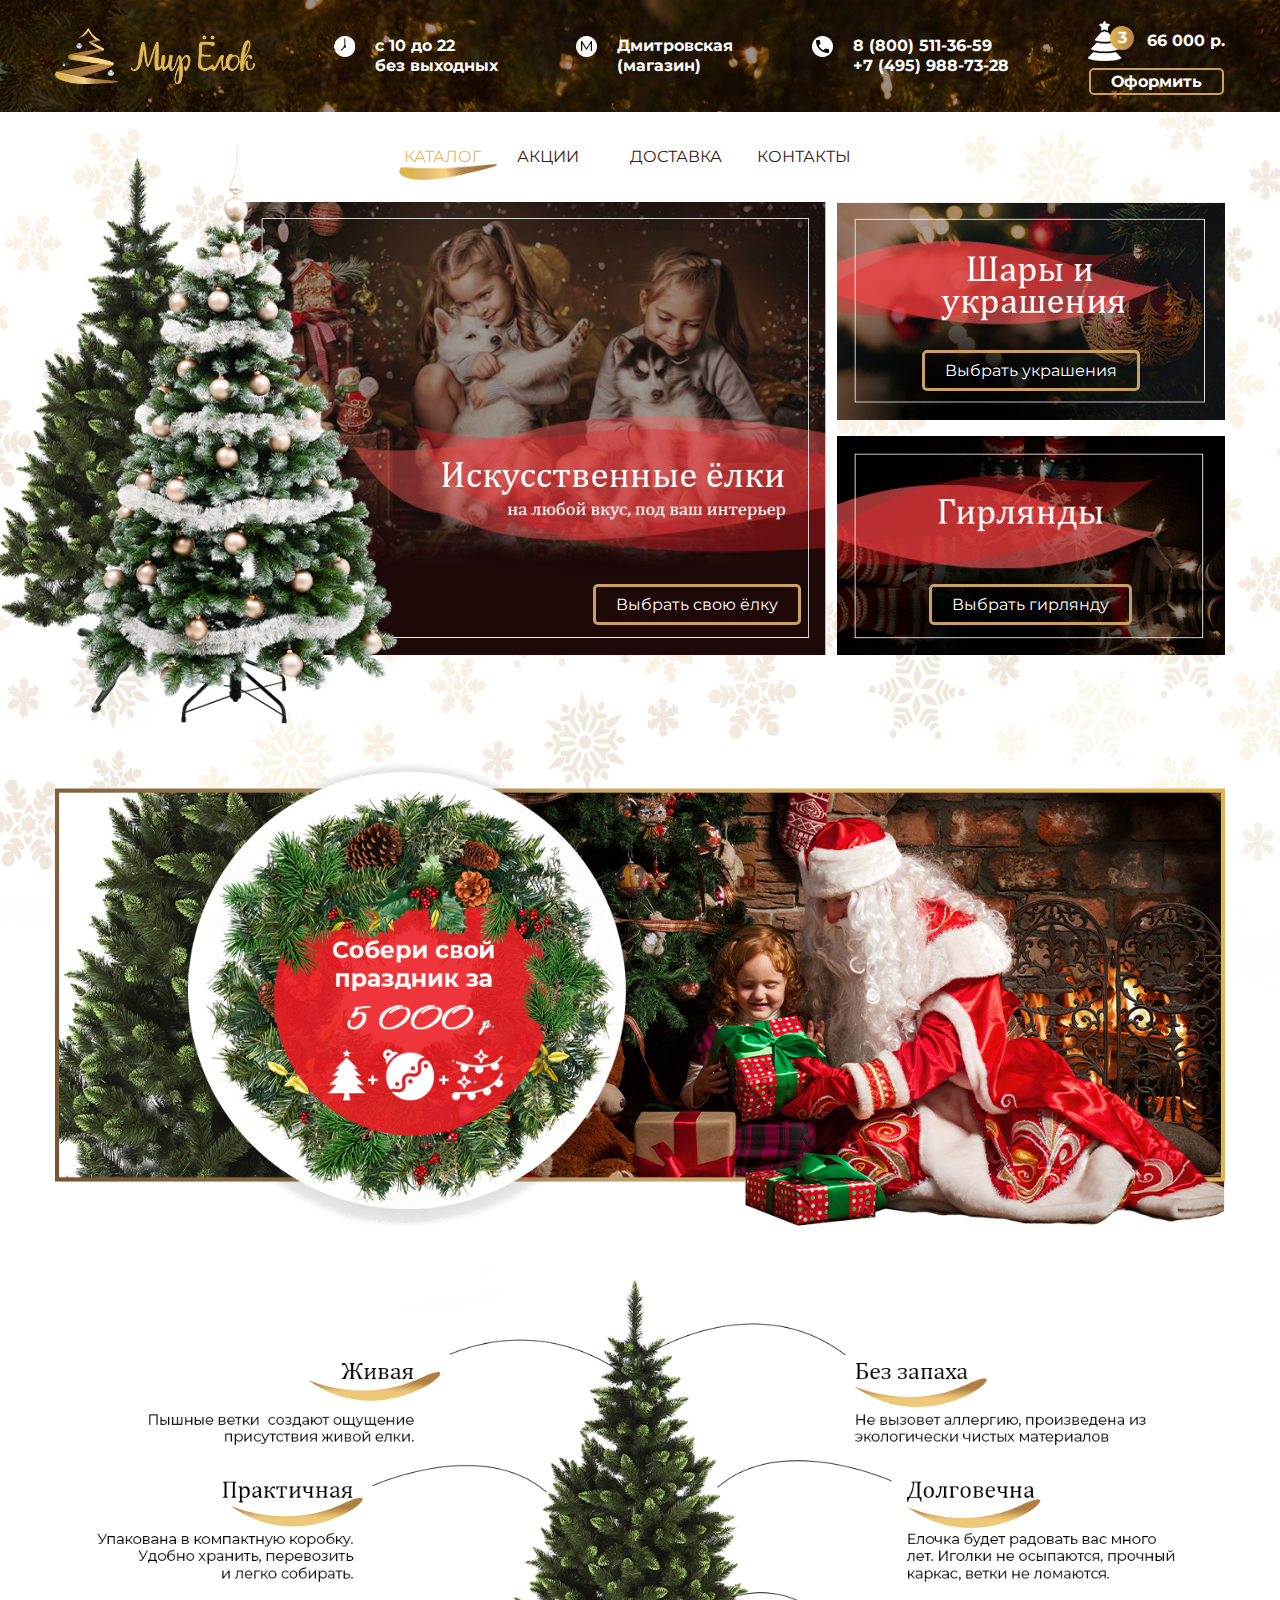
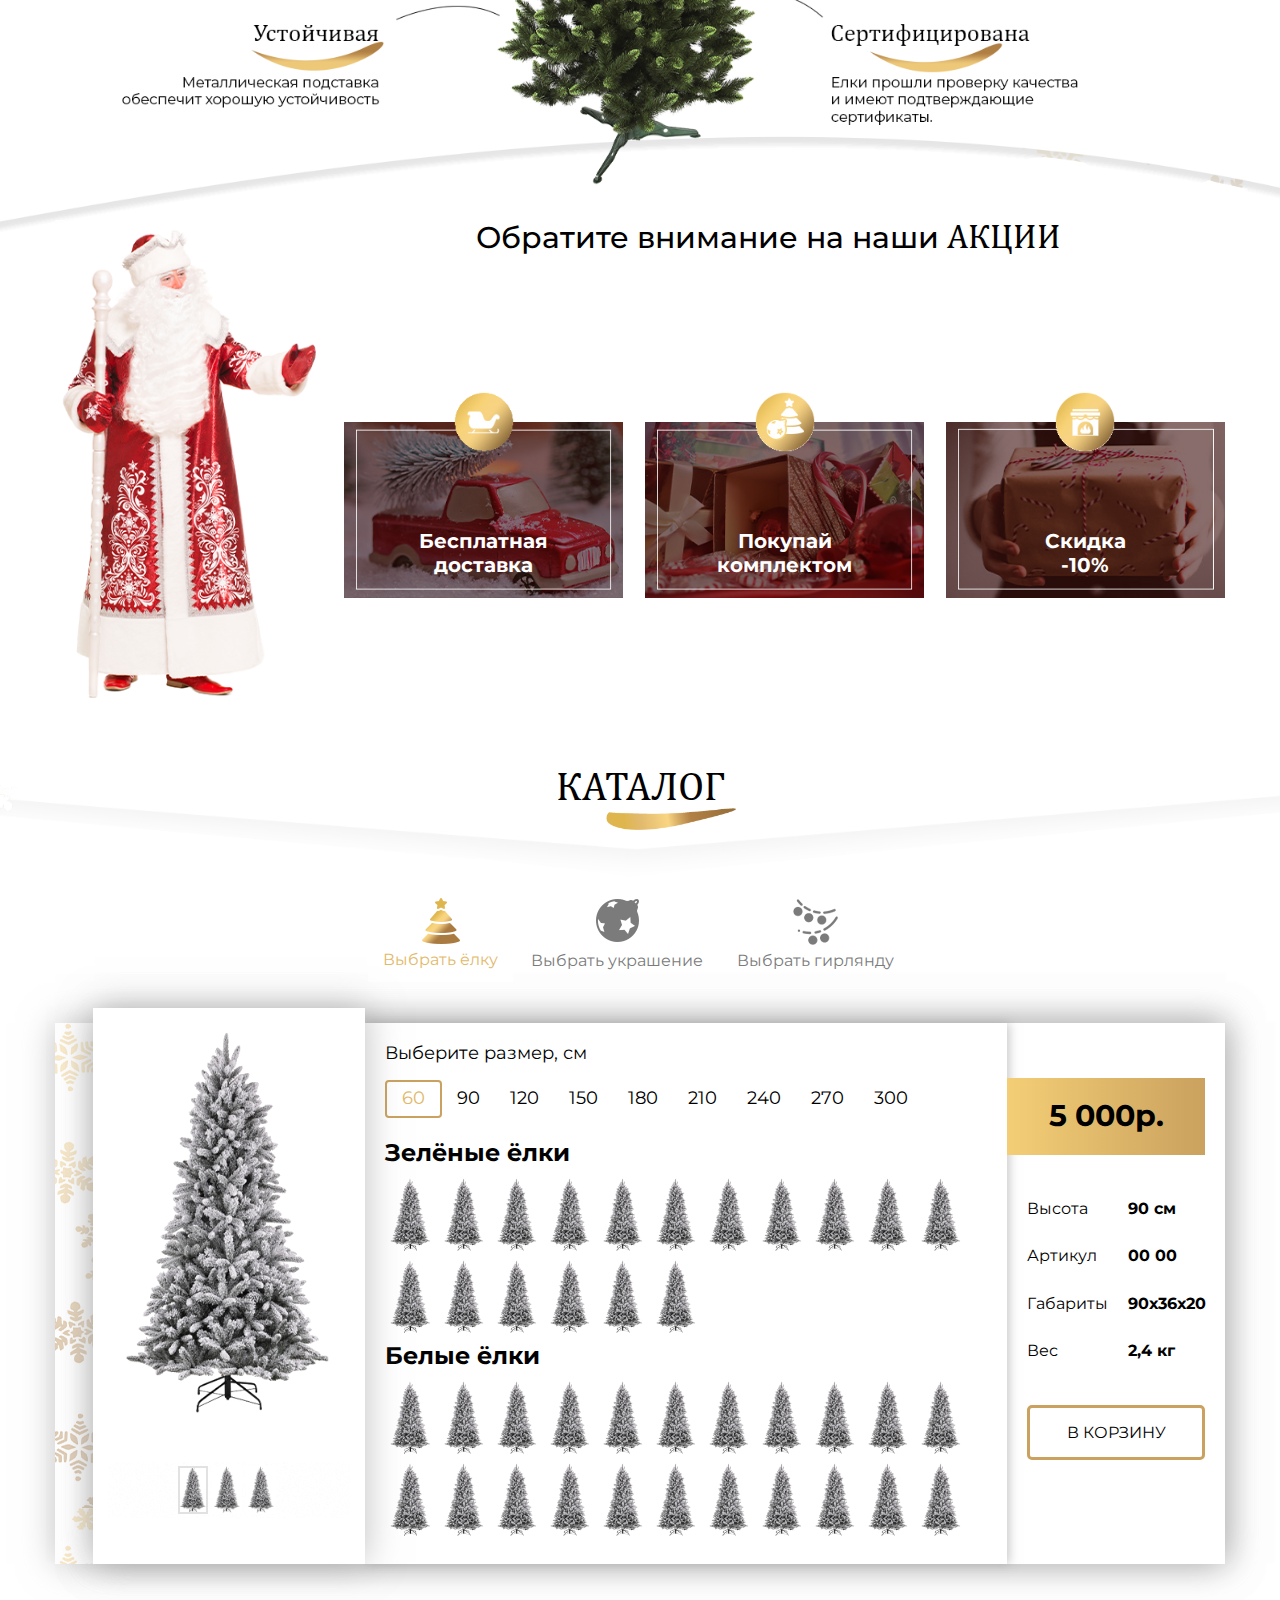
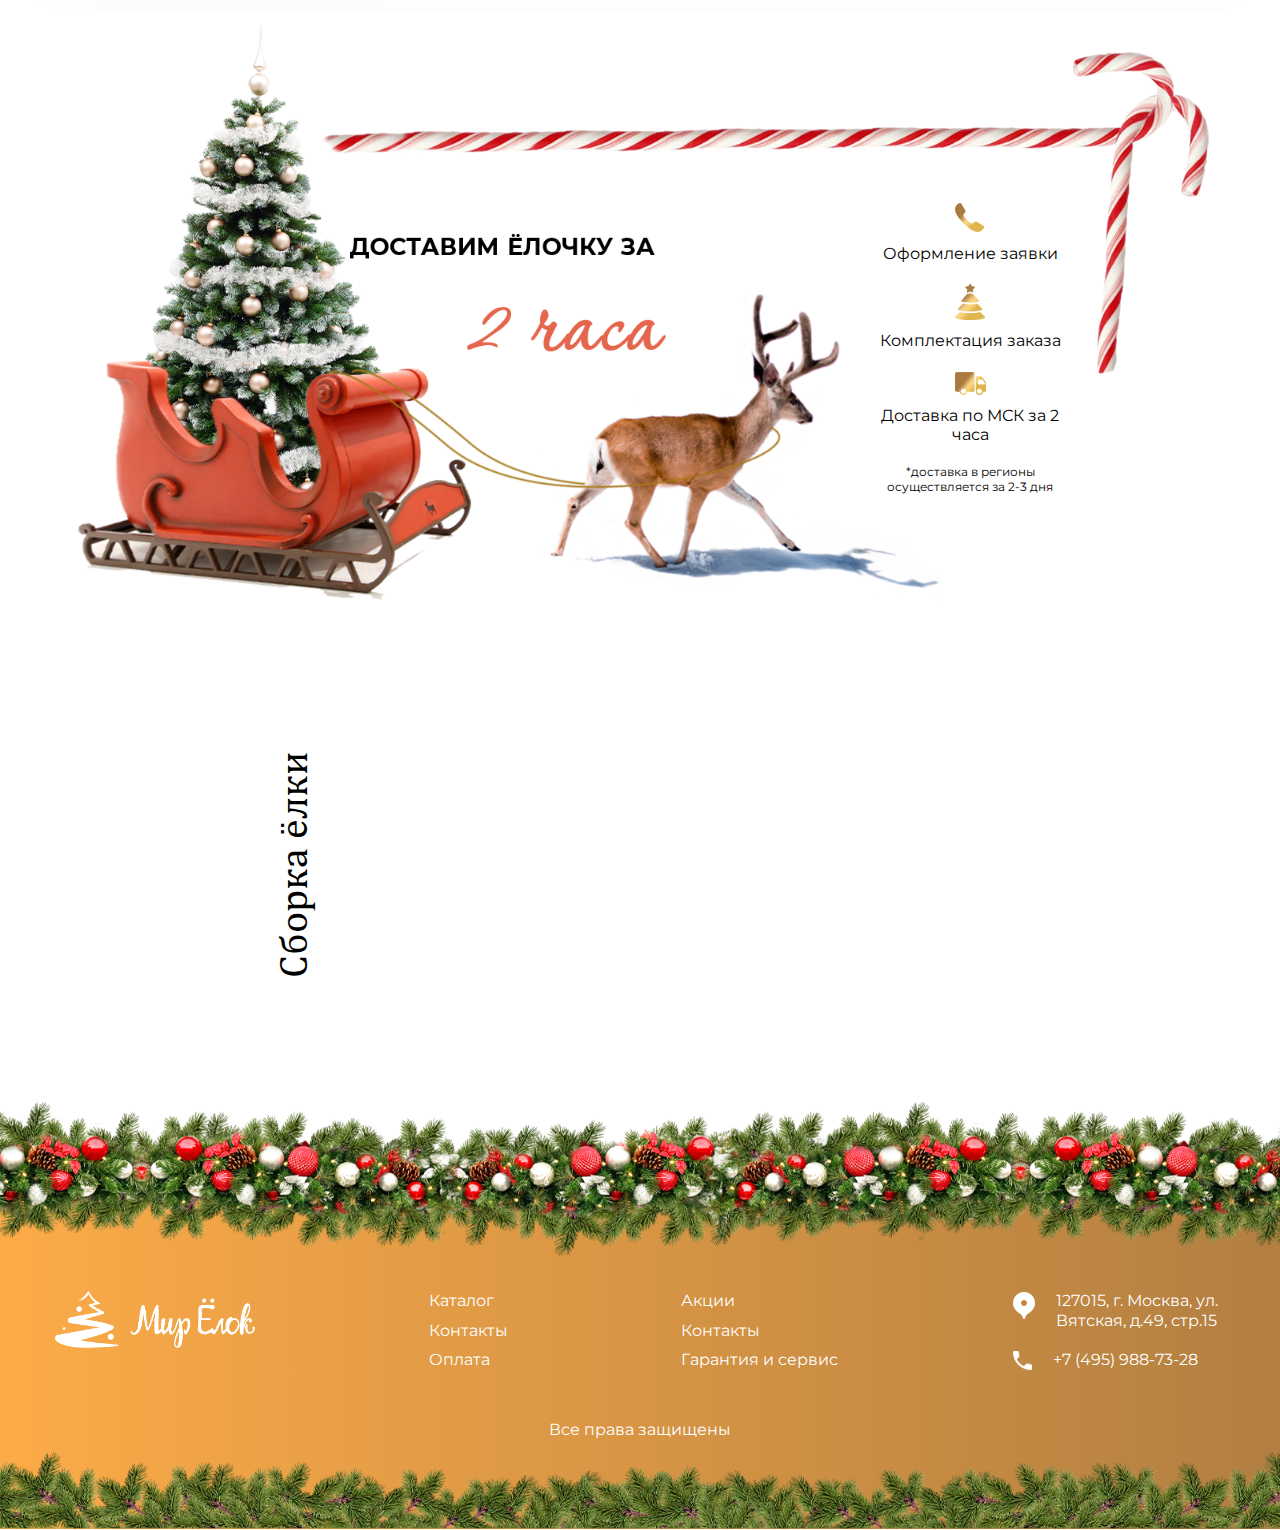
<file: сhristmas-tree.html>
<!DOCTYPE html>
<html lang="ru">
<head>
    <meta charset="utf-8">
    <meta http-equiv="X-UA-Compatible" content="IE=edge">
    <meta name="viewport" content="width=device-width, initial-scale=1">
    <title>Мир Ёлок</title>
    <link href="https://fonts.googleapis.com/css?family=Montserrat&display=swap" rel="stylesheet">
    <link href="css/font-awesome.css" rel="stylesheet">
    <link href="css/owl.carousel.css" rel="stylesheet">
    <link href="css/owl.theme.css" rel="stylesheet">
    <link href="css/bootstrap.css" rel="stylesheet">
    <link href="css/fotorama.css" rel="stylesheet">
    <link href="css/style.css" rel="stylesheet">
    <!-- HTML5 Shim and Respond.js for IE8 support of HTML5 elements and media queries -->
    <!-- Предупреждение: Respond.js не работает при просмотре страницы через файл:// -->
    <!--[if lt IE 9]>
    <script src="https://oss.maxcdn.com/html5shiv/3.7.3/html5shiv.min.js"></script >
    <script src="https://oss.maxcdn.com/respond/1.4.2/respond.min.js"></script>
    <![endif]-->
</head>
<div>
<header class="header-page">
    <div class="container container-relative">
        <div class="header-flex-block">
            <div class="header-logo">
                <a href="/"><img src="images/logo.png" alt=""></a>
            </div>
            <nav class="navbar navbar-default hidden-sm hidden-md hidden-lg">
                <div class="navbar-header">
                    <button type="button" class="navbar-toggle collapsed" data-toggle="collapse" data-target="#navbar-main" aria-expanded="false">
                        <span class="icon-bar"></span>
                        <span class="icon-bar"></span>
                        <span class="icon-bar"></span>
                    </button>
                </div>
                <div class="collapse navbar-collapse" id="navbar-main">
                    <ul class="nav navbar-nav">
                        <li><a href="#">КАТАЛОГ</a></li>
                        <li class="active"><a href="#">АКЦИИ</a></li>
                        <li><a href="#">ДОСТАВКА</a></li>
                        <li><a href="#">КОНТАКТЫ</a></li>
                    </ul>
                </div>
            </nav>

            <div class="header-work-time-block hidden-xs">
                <div class="header-icon">
                    <img src="images/time-icon.png" alt="">
                </div>
                <div class="header-work-time">
                    с 10 до 22<br>
                    без выходных
                </div>
            </div>
            <div class="header-address-block hidden-xs">
                <div class="header-icon">
                    <img src="images/metro-icon.png" alt="">
                </div>
                <div class="header-address-text">
                    Дмитровская<br>
                    (магазин)
                </div>
            </div>
            <div class="header-phone hidden-xs">
                <div class="header-icon">
                    <img src="images/phone-icon.png" alt="">
                </div>
                <div class="header-address-text">
                    <a href="tel:88005113659">8 (800) 511-36-59</a>
                    <a href="tel:+74959887328">+7 (495) 988-73-28</a>
                </div>
            </div>
            <div class="header-cart">
                <div class="cart-sum-block">
                    <div class="cart-image-number">
                        <a href="#" class="cart-header-btn"><img src="images/cart.png" alt=""></a>
                        <div class="cart-absolut-number">3</div>
                    </div>
                    <div class="cart-img-sum">66 000 р.</div>
                </div>
                <div class="header-cart-buy">
                    <a href="#" data-toggle="modal" data-target="#order">Оформить</a>
                </div>
            </div>
        </div>
    </div>
</header>
<div class="modal fade" id="order" tabindex="-1" role="dialog" aria-labelledby="myModalLabel" aria-hidden="true">
    <div class="modal-dialog modal-lg" role="document">
        <div class="modal-content">
            <button type="button" class="close" data-dismiss="modal" aria-label="Закрыть">
                <span aria-hidden="true">Закрыть</span>
            </button>
            <div class="modal-body">
                <div class="send-modal-flex">
                    <div class="send-modal-goods">
                        <div class="goods-scroll">
                        <div class="row-goods-block">
                            <div class="goods-modal-img">
                                <img src="images/goods2.png" alt="">
                            </div>
                            <div class="goods-information-block">
                                <div class="goods-property-modal-title">Шары</div>
                                <div class="goods-property-modal">
                                <table class="table-property">
                                    <tbody>
                                        <tr>
                                            <td>Диаметр</td>
                                            <td>10 см</td>
                                        </tr>
                                        <tr>
                                            <td>Артикул</td>
                                            <td>00 00</td>
                                        </tr>
                                        <tr>
                                            <td>Материал</td>
                                            <td>Стекло</td>
                                        </tr>
                                        <tr>
                                            <td>Набор</td>
                                            <td>6 шт</td>
                                        </tr>
                                    </tbody>
                                </table>
                                <div class="modal-goods-number">
                                    <div class="number">
                                        <span class="minus"><i class="fa fa-minus" aria-hidden="true"></i></span>
                                        <input value="1" class="input-value" data-product="20" data-price="2000" type="text">
                                        <span class="plus"><i class="fa fa-plus" aria-hidden="true"></i></span>
                                    </div>
                                    <button class="order-delete-btn">Удалить</button>
                                </div>
                                    <div class="card-title-sum">2000</div>
                            </div>
                        </div>
                    </div>
                        <div class="row-goods-block">
                            <div class="goods-modal-img">
                                <img src="images/goods3.png" alt="">
                            </div>
                            <div class="goods-information-block">
                                <div class="goods-property-modal-title">Гирлянда</div>
                                <div class="goods-property-modal">
                                    <table class="table-property">
                                        <tbody>
                                        <tr>
                                            <td>Длина</td>
                                            <td>10 м</td>
                                        </tr>
                                        <tr>
                                            <td>Артикул</td>
                                            <td>00 00</td>
                                        </tr>
                                        <tr>
                                            <td>Материал</td>
                                            <td>Пластик</td>
                                        </tr>
                                        <tr>
                                            <td>Количество лампочек</td>
                                            <td>500</td>
                                        </tr>
                                        </tbody>
                                    </table>
                                    <div class="modal-goods-number">
                                        <div class="number">
                                            <span class="minus"><i class="fa fa-minus" aria-hidden="true"></i></span>
                                            <input value="1" class="input-value" data-product="20" data-price="1000" type="text">
                                            <span class="plus"><i class="fa fa-plus" aria-hidden="true"></i></span>
                                        </div>
                                        <button class="order-delete-btn">Удалить</button>
                                    </div>
                                    <div class="card-title-sum">1000</div>
                                </div>
                            </div>
                        </div>
                        </div>
                        <div class="price-sum">
                            <div class="button-close-modal hidden-xs"><a href="#" data-dismiss="modal" aria-label="Закрыть">Вернуться в каталог</a></div>
                            <div class="sum-modal-text">Стоимость ваших покупок</div>
                            <div class="sum-modal-price"><span class="js-sum-total">3000</span> р.</div>
                        </div>
                        <div class="button-close-modal hidden-lg hidden-md hidden-sm"><a href="#" data-dismiss="modal" aria-label="Закрыть">Вернуться в каталог</a></div>
                    </div>
                    <div class="send-modal-info">
                        <div class="send-modal-title">
                            <!--<img src="images/modal-title.png" class="hidden-xs" alt="">
                            <img src="images/tree-order-mobile.png" class="hidden-sm hidden-md hidden-lg" alt="">
                        -->
                            Введите Ваши контактные данные
                        </div>
                        <input type="text" placeholder="Ваше имя">
                        <input type="text" placeholder="Номер телефона">
                        <input type="text" placeholder="e-mail">
                        <div class="main-button">
                            <a href="#" class="main-button-catalog">Заказать</a>
                        </div>
                    </div>
                </div>
            </div>
        </div>
    </div>
</div>
<section class="main-banner-block">
<div class="container relative-container">
    <nav class="navbar navbar-default hidden-xs">
        <div class="navbar-header">
            <button type="button" class="navbar-toggle collapsed" data-toggle="collapse" data-target="#navbar-main" aria-expanded="false">
                <span class="icon-bar"></span>
                <span class="icon-bar"></span>
                <span class="icon-bar"></span>
            </button>
        </div>
        <div class="collapse navbar-collapse" id="navbar-main">
            <ul class="nav navbar-nav">
                <li class="active"><a href="#">КАТАЛОГ</a></li>
                <li><a href="#">АКЦИИ</a></li>
                <li><a href="#">ДОСТАВКА</a></li>
                <li><a href="#">КОНТАКТЫ</a></li>
            </ul>
        </div>
    </nav>
    <div class="image-banners-width-flex hidden-xs">
        <div class="image-responsive">
            <div class="image-banners">
                <div class="btn-banners-block">
                    <img src="images/min-banner1.jpg" alt="">
                    <div class="button-banners-center">
                        <div class="button-banners-center button-banners-right">
                            <a href="#catalog" class="main-button-obj">Выбрать свою ёлку</a>
                        </div>
                    </div>
                </div>
                <img src="images/trees.png" alt="" class="absolut-trees">
            </div>
            <div class="banners-image-flex">
                <div class="btn-banners-block">
                    <img src="images/min-banner2.jpg" alt="">
                    <div class="button-banners-center">
                        <a href="#catalog" class="main-button-obj main-button-obj-center">Выбрать украшения</a>
                    </div>
                </div>
                <div class="btn-banners-block">
                    <img src="images/min-banner3.jpg" alt="">
                    <div class="button-banners-center">
                        <a href="#catalog" class="main-button-obj main-button-obj-center">Выбрать гирлянду</a>
                    </div>
                </div>
            </div>
        </div>
    </div>
    <div class="owl-carousel hidden-sm hidden-md hidden-lg">
        <div class="btn-banners-block">
            <img src="images/min-banner1_mobile.jpg" alt="">
            <div class="button-banners-center">
                <a href="#catalog" class="main-button-obj">Выбрать свою ёлку</a>
            </div>
        </div>
        <div class="btn-banners-block">
            <img src="images/min-banner2_mobile.png" alt="">
            <div class="button-banners-center">
                <a href="#catalog" class="main-button-obj main-button-obj-center">Выбрать украшения</a>
            </div>
        </div>

        <div class="btn-banners-block">
             <img src="images/min-banner3_mobile.png" alt="">
             <div class="button-banners-center">
                <a href="#catalog" class="main-button-obj main-button-obj-center">Выбрать гирлянду</a>
             </div>
        </div>
    </div>
</div>
</section>
<div class="banner-img-block">
    <div class="container">
        <img src="images/christmas-banner.png" alt="" class="hidden-xs">
        <img src="images/christmas-banner-mobile.png" alt="" class="hidden-lg hidden-md hidden-sm">
    </div>
</div>
<div class="tree-banner-block">
    <img src="images/tree-banner.png" alt="" class="hidden-sm hidden-xs">
    <img src="images/tree-banner-tablet.png" alt="" class="hidden-md hidden-lg hidden-xs">
    <img src="images/tree-banner-mobile.png" alt="" class="hidden-md hidden-lg hidden-sm">
</div>
<div class="margin-back-santa">
    <section class="container">
    <h2 class="shares-center-right hidden-xs">Обратите внимание на наши <span>АКЦИИ</span></h2>
    <div class="shares-block-flex">
        <div class="shares-image-santa">
            <img src="images/ded-moroz.png" alt="">
        </div>
        <h2 class="shares-center-right hidden-md hidden-sm hidden-lg">Обратите внимание на наши <span>АКЦИИ</span></h2>
        <div class="shares-link-flex-block">
            <div class="shares-item-block">
                <a href="#">
                    <div class="shares-main-img">
                        <img src="images/shares1.png" alt="">
                    </div>
                    <div class="shares-item-icon">
                        <img src="images/shares-icon1.png" alt="">
                    </div>
                    <div class="shares-item-title">
                        Бесплатная<br>доставка
                    </div>
                </a>
            </div>
            <div class="shares-item-block">
                <a href="#">
                    <div class="shares-main-img">
                        <img src="images/shares2.png" alt="">
                    </div>
                    <div class="shares-item-icon">
                        <img src="images/shares-icon2.png" alt="">
                    </div>
                    <div class="shares-item-title">
                        Покупай<br>комплектом
                    </div>
                </a>
            </div>
            <div class="shares-item-block">
                <a href="#">
                    <div class="shares-main-img">
                        <img src="images/shares3.png" alt="">
                    </div>
                    <div class="shares-item-icon">
                        <img src="images/shares-icon3.png" alt="">
                    </div>
                    <div class="shares-item-title">
                        Скидка<br><span>-10%</span>
                    </div>
                </a>
            </div>
        </div>
    </div>
    </section>
</div>
<div class="shares-center">
    <h2 class="center-title title-after-img" id="catalog">КАТАЛОГ</h2>
</div>
    <div class="white-block-back"></div></div>
<section class="border-line-block">
    <div class="container">
        <ul class="tabs-catalog-link nav nav-tabs">
            <li class="active">
                <a data-toggle="tab" href="#panel1">
                    <img src="images/tree-active.png" class="image-tab-active" alt="">
                    <img src="images/tree-grey.png" class="image-tab-grey" alt="">
                    <span>Выбрать ёлку</span>
                </a>
            </li>
            <li>
                <a data-toggle="tab" href="#panel2">
                    <img src="images/decor-active.png" class="image-tab-active" alt="">
                    <img src="images/decor-grey.png" class="image-tab-grey" alt="">
                    <span>Выбрать украшение</span>
                </a>
            </li>
            <li>
                <a data-toggle="tab" href="#panel3">
                    <img src="images/light-active.png" class="image-tab-active" alt="">
                    <img src="images/light-grey.png" class="image-tab-grey" alt="">
                    <span>Выбрать гирлянду</span>
                </a>
            </li>
        </ul>
        <div class="tab-content">
            <div id="panel1" class="tab-pane fade in active">
                <div class="catalog-flex-block">
                    <div class="catalog-gallery">
                        <div class="fotorama" data-autoplay="false" data-width="100%"  data-fullscreenIcon="false">
                            <img src="images/goods1.png" alt=""/>
                            <img src="images/goods1.png" alt="" />
                            <img src="images/goods1.png" alt="" />
                        </div>
                    </div>
                    <div class="catalog-items-block">
                        <div class="size-title">Выберите размер, см</div>
                        <div class="tabs-size-block">
                            <form class="form">
                                <div class="rabs btn-toggle" data-toggle="buttons">
                                    <label class="btn btn-default active">
                                        <input type="radio" name="options" value="option1">60
                                    </label>
                                    <label class="btn btn-default">
                                        <input type="radio" name="options" value="option2" checked="">90
                                    </label>
                                    <label class="btn btn-default">
                                        <input type="radio" name="options" value="option3" checked="">120
                                    </label>
                                    <label class="btn btn-default">
                                        <input type="radio" name="options" value="option3" checked="">150
                                    </label>
                                    <label class="btn btn-default">
                                        <input type="radio" name="options" value="option3" checked="">180
                                    </label>
                                    <label class="btn btn-default">
                                        <input type="radio" name="options" value="option3" checked="">210
                                    </label>
                                    <label class="btn btn-default">
                                        <input type="radio" name="options" value="option3" checked="">240
                                    </label>
                                    <label class="btn btn-default">
                                        <input type="radio" name="options" value="option3" checked="">270
                                    </label>
                                    <label class="btn btn-default">
                                        <input type="radio" name="options" value="option3" checked="">300
                                    </label>
                                </div>
                            </form>
                            <div class="price-block-stage-mobile hidden-sm hidden-md hidden-lg">
                                <div class="price-block-stage">
                                    5 000р.
                                </div>
                                <table class="table-property hidden-lg hidden-md hidden-sm">
                                    <tbody>
                                    <tr>
                                        <td>Высота</td>
                                        <td><strong>90 см</strong></td>
                                    </tr>
                                    <tr>
                                        <td>Артикул</td>
                                        <td><strong>00 00</strong></td>
                                    </tr>
                                    <tr>
                                        <td>Габариты</td>
                                        <td><strong>90х36х20</strong></td>
                                    </tr>
                                    <tr>
                                        <td>Вес</td>
                                        <td><strong>2,4 кг</strong></td>
                                    </tr>
                                    </tbody>
                                </table>
                                <div class="main-button btn-catalog-buy">
                                    <a href="#" class="main-button-catalog">В КОРЗИНУ</a>
                                </div>
                            </div>
                        </div>
                        <div class="catalog-items-title">Зелёные ёлки</div>
                        <div class="flex-catalog-items-min">
                            <div class="catalog-items-min">
                                <a href="#"><img src="images/goods1.png" alt=""/></a>
                            </div>
                            <div class="catalog-items-min">
                                <a href="#"><img src="images/goods1.png" alt="" /></a>
                            </div>
                            <div class="catalog-items-min">
                                <a href="#"><img src="images/goods1.png" alt="" /></a>
                            </div>
                            <div class="catalog-items-min">
                                <a href="#"><img src="images/goods1.png" alt="" /></a>
                            </div>
                            <div class="catalog-items-min">
                                <a href="#"><img src="images/goods1.png" alt="" /></a>
                            </div>
                            <div class="catalog-items-min">
                                <a href="#"><img src="images/goods1.png" alt="" /></a>
                            </div>
                            <div class="catalog-items-min">
                                <a href="#"><img src="images/goods1.png" alt="" /></a>
                            </div>
                            <div class="catalog-items-min">
                                <a href="#"><img src="images/goods1.png" alt="" /></a>
                            </div>
                            <div class="catalog-items-min">
                                <a href="#"><img src="images/goods1.png" alt="" /></a>
                            </div>
                            <div class="catalog-items-min">
                                <a href="#"><img src="images/goods1.png" alt="" /></a>
                            </div>
                            <div class="catalog-items-min">
                                <a href="#"><img src="images/goods1.png" alt="" /></a>
                            </div>
                            <div class="catalog-items-min">
                                <a href="#"><img src="images/goods1.png" alt="" /></a>
                            </div>
                            <div class="catalog-items-min">
                                <a href="#"><img src="images/goods1.png" alt="" /></a>
                            </div>
                            <div class="catalog-items-min">
                                <a href="#"><img src="images/goods1.png" alt="" /></a>
                            </div>
                            <div class="catalog-items-min">
                                <a href="#"><img src="images/goods1.png" alt="" /></a>
                            </div>
                            <div class="catalog-items-min">
                                <a href="#"><img src="images/goods1.png" alt="" /></a>
                            </div>
                            <div class="catalog-items-min">
                                <a href="#"><img src="images/goods1.png" alt="" /></a>
                            </div>
                        </div>
                        <div class="catalog-items-title">Белые ёлки</div>
                        <div class="flex-catalog-items-min">
                            <div class="catalog-items-min">
                                <a href="#"><img src="images/goods1.png" alt="" /></a>
                            </div>
                            <div class="catalog-items-min">
                                <a href="#"><img src="images/goods1.png" alt="" /></a>
                            </div>
                            <div class="catalog-items-min">
                                <a href="#"><img src="images/goods1.png" alt="" /></a>
                            </div>
                            <div class="catalog-items-min">
                                <a href="#"><img src="images/goods1.png" alt="" /></a>
                            </div>
                            <div class="catalog-items-min">
                                <a href="#"><img src="images/goods1.png" alt="" /></a>
                            </div>
                            <div class="catalog-items-min">
                                <a href="#"><img src="images/goods1.png" alt="" /></a>
                            </div>
                            <div class="catalog-items-min">
                                <a href="#"><img src="images/goods1.png" alt="" /></a>
                            </div>
                            <div class="catalog-items-min">
                                <a href="#"><img src="images/goods1.png" alt="" /></a>
                            </div>
                            <div class="catalog-items-min">
                                <a href="#"><img src="images/goods1.png" alt="" /></a>
                            </div>
                            <div class="catalog-items-min">
                                <a href="#"><img src="images/goods1.png" alt="" /></a>
                            </div>
                            <div class="catalog-items-min">
                                <a href="#"><img src="images/goods1.png" alt="" /></a>
                            </div>
                            <div class="catalog-items-min">
                                <a href="#"><img src="images/goods1.png" alt="" /></a>
                            </div>
                            <div class="catalog-items-min">
                                <a href="#"><img src="images/goods1.png" alt="" /></a>
                            </div>
                            <div class="catalog-items-min">
                                <a href="#"><img src="images/goods1.png" alt="" /></a>
                            </div>
                            <div class="catalog-items-min">
                                <a href="#"><img src="images/goods1.png" alt="" /></a>
                            </div>
                            <div class="catalog-items-min">
                                <a href="#"><img src="images/goods1.png" alt="" /></a>
                            </div>
                            <div class="catalog-items-min">
                                <a href="#"><img src="images/goods1.png" alt="" /></a>
                            </div>
                            <div class="catalog-items-min">
                                <a href="#"><img src="images/goods1.png" alt="" /></a>
                            </div>
                            <div class="catalog-items-min">
                                <a href="#"><img src="images/goods1.png" alt="" /></a>
                            </div>
                            <div class="catalog-items-min">
                                <a href="#"><img src="images/goods1.png" alt="" /></a>
                            </div>
                            <div class="catalog-items-min">
                                <a href="#"><img src="images/goods1.png" alt="" /></a>
                            </div>
                            <div class="catalog-items-min">
                                <a href="#"><img src="images/goods1.png" alt="" /></a>
                            </div>
                        </div>
                    </div>
                    <div class="catalog-property">
                        <div class="price-block-stage hidden-xs">
                            5 000р.
                        </div>

                        <table class="table-property hidden-xs hidden-sm hidden-md">
                            <tbody>
                            <tr>
                                <td>Высота</td>
                                <td><strong>90 см</strong></td>
                            </tr>
                            <tr>
                                <td>Артикул</td>
                                <td><strong>00 00</strong></td>
                            </tr>
                            <tr>
                                <td>Габариты</td>
                                <td><strong>90х36х20</strong></td>
                            </tr>
                            <tr>
                                <td>Вес</td>
                                <td><strong>2,4 кг</strong></td>
                            </tr>
                            </tbody>
                        </table>
                        <table class="table-property hidden-lg hidden-xs">
                            <tbody>
                            <tr>
                                <td>Артикул</td>
                                <td><strong>00 00</strong></td>
                                <td>Объем</td>
                                <td><strong>37 л.</strong></td>
                            </tr>
                            <tr>
                                <td>Габариты</td>
                                <td><strong>55х36х20</strong></td>
                                <td>Вес</td>
                                <td><strong>2.4 кг.</strong></td>
                            </tr>
                            </tbody>
                        </table>
                        <div class="main-button btn-catalog-buy hidden-xs">
                            <a href="#" class="main-button-catalog">В КОРЗИНУ</a>
                        </div>
                    </div>
                </div>
            </div>
            <div id="panel2" class="tab-pane fade in">
                <div class="catalog-flex-block">
                    <div class="catalog-gallery">
                        <div class="fotorama" data-autoplay="false" data-width="100%"  data-fullscreenIcon="false">
                            <img src="images/bells.png" alt="" />
                            <img src="images/bells.png" alt="" />
                            <img src="images/bells.png" alt="" />
                        </div>
                    </div>
                    <div class="catalog-items-block">
                        <div class="size-title">Выберите диаметр, см</div>
                        <div class="tabs-size-block">
                            <form class="form">
                                <div class="rabs btn-toggle" data-toggle="buttons">
                                    <label class="btn btn-default active">
                                        <input type="radio" name="options" value="option1">60
                                    </label>
                                    <label class="btn btn-default">
                                        <input type="radio" name="options" value="option2" checked="">90
                                    </label>
                                    <label class="btn btn-default">
                                        <input type="radio" name="options" value="option3" checked="">120
                                    </label>
                                    <label class="btn btn-default">
                                        <input type="radio" name="options" value="option3" checked="">150
                                    </label>
                                    <label class="btn btn-default">
                                        <input type="radio" name="options" value="option3" checked="">180
                                    </label>
                                    <label class="btn btn-default">
                                        <input type="radio" name="options" value="option3" checked="">210
                                    </label>
                                    <label class="btn btn-default">
                                        <input type="radio" name="options" value="option3" checked="">240
                                    </label>
                                    <label class="btn btn-default">
                                        <input type="radio" name="options" value="option3" checked="">270
                                    </label>
                                    <label class="btn btn-default">
                                        <input type="radio" name="options" value="option3" checked="">300
                                    </label>
                                </div>
                            </form>
                            <div class="price-block-stage-mobile hidden-sm hidden-md hidden-lg">
                                <div class="price-block-stage">
                                    5 000р.
                                </div>
                                <table class="table-property hidden-lg hidden-md hidden-sm">
                                    <tbody>
                                    <tr>
                                        <td>Диаметр</td>
                                        <td><strong>10 см</strong></td>
                                    </tr>
                                    <tr>
                                        <td>Артикул</td>
                                        <td><strong>00 00</strong></td>
                                    </tr>
                                    <tr>
                                        <td>Габариты</td>
                                        <td><strong>90х36х20</strong></td>
                                    </tr>
                                    <tr>
                                        <td>Вес</td>
                                        <td><strong>0,4 кг</strong></td>
                                    </tr>
                                    </tbody>
                                </table>
                                <div class="main-button btn-catalog-buy">
                                    <a href="#" class="main-button-catalog">В КОРЗИНУ</a>
                                </div>
                            </div>
                        </div>
                        <div class="catalog-items-title">Зелёные украшения</div>
                        <div class="flex-catalog-items-min">
                            <div class="catalog-items-min">
                                <a href="#"><img src="images/bells.png" alt=""/></a>
                            </div>
                            <div class="catalog-items-min">
                                <a href="#"><img src="images/bells.png" alt="" /></a>
                            </div>
                            <div class="catalog-items-min">
                                <a href="#"><img src="images/bells.png" alt="" /></a>
                            </div>
                            <div class="catalog-items-min">
                                <a href="#"><img src="images/bells.png" alt="" /></a>
                            </div>
                            <div class="catalog-items-min">
                                <a href="#"><img src="images/bells.png" alt="" /></a>
                            </div>
                            <div class="catalog-items-min">
                                <a href="#"><img src="images/bells.png" alt="" /></a>
                            </div>
                            <div class="catalog-items-min">
                                <a href="#"><img src="images/bells.png" alt="" /></a>
                            </div>
                            <div class="catalog-items-min">
                                <a href="#"><img src="images/bells.png" alt="" /></a>
                            </div>
                            <div class="catalog-items-min">
                                <a href="#"><img src="images/bells.png" alt="" /></a>
                            </div>
                            <div class="catalog-items-min">
                                <a href="#"><img src="images/bells.png" alt="" /></a>
                            </div>
                            <div class="catalog-items-min">
                                <a href="#"><img src="images/bells.png" alt="" /></a>
                            </div>
                            <div class="catalog-items-min">
                                <a href="#"><img src="images/bells.png" alt="" /></a>
                            </div>
                            <div class="catalog-items-min">
                                <a href="#"><img src="images/bells.png" alt="" /></a>
                            </div>
                            <div class="catalog-items-min">
                                <a href="#"><img src="images/bells.png" alt="" /></a>
                            </div>
                            <div class="catalog-items-min">
                                <a href="#"><img src="images/bells.png" alt="" /></a>
                            </div>
                            <div class="catalog-items-min">
                                <a href="#"><img src="images/bells.png" alt="" /></a>
                            </div>
                            <div class="catalog-items-min">
                                <a href="#"><img src="images/bells.png" alt="" /></a>
                            </div>
                        </div>
                        <div class="catalog-items-title">Белые украшения</div>
                        <div class="flex-catalog-items-min">
                            <div class="catalog-items-min">
                                <a href="#"><img src="images/bells.png" alt="" /></a>
                            </div>
                            <div class="catalog-items-min">
                                <a href="#"><img src="images/bells.png" alt="" /></a>
                            </div>
                            <div class="catalog-items-min">
                                <a href="#"><img src="images/bells.png" alt="" /></a>
                            </div>
                            <div class="catalog-items-min">
                                <a href="#"><img src="images/bells.png" alt="" /></a>
                            </div>
                            <div class="catalog-items-min">
                                <a href="#"><img src="images/bells.png" alt="" /></a>
                            </div>
                            <div class="catalog-items-min">
                                <a href="#"><img src="images/bells.png" alt="" /></a>
                            </div>
                            <div class="catalog-items-min">
                                <a href="#"><img src="images/bells.png" alt="" /></a>
                            </div>
                            <div class="catalog-items-min">
                                <a href="#"><img src="images/bells.png" alt="" /></a>
                            </div>
                            <div class="catalog-items-min">
                                <a href="#"><img src="images/bells.png" alt="" /></a>
                            </div>
                            <div class="catalog-items-min">
                                <a href="#"><img src="images/bells.png" alt="" /></a>
                            </div>
                            <div class="catalog-items-min">
                                <a href="#"><img src="images/bells.png" alt="" /></a>
                            </div>
                            <div class="catalog-items-min">
                                <a href="#"><img src="images/bells.png" alt="" /></a>
                            </div>
                            <div class="catalog-items-min">
                                <a href="#"><img src="images/bells.png" alt="" /></a>
                            </div>
                            <div class="catalog-items-min">
                                <a href="#"><img src="images/bells.png" alt="" /></a>
                            </div>
                            <div class="catalog-items-min">
                                <a href="#"><img src="images/bells.png"  alt=""/></a>
                            </div>
                            <div class="catalog-items-min">
                                <a href="#"><img src="images/bells.png" alt="" /></a>
                            </div>
                            <div class="catalog-items-min">
                                <a href="#"><img src="images/bells.png" alt="" /></a>
                            </div>
                            <div class="catalog-items-min">
                                <a href="#"><img src="images/bells.png" alt="" /></a>
                            </div>
                            <div class="catalog-items-min">
                                <a href="#"><img src="images/bells.png" alt="" /></a>
                            </div>
                            <div class="catalog-items-min">
                                <a href="#"><img src="images/bells.png" alt="" /></a>
                            </div>
                            <div class="catalog-items-min">
                                <a href="#"><img src="images/bells.png" alt="" /></a>
                            </div>
                            <div class="catalog-items-min">
                                <a href="#"><img src="images/bells.png" alt="" /></a>
                            </div>
                        </div>
                    </div>
                    <div class="catalog-property">
                        <div class="price-block-stage hidden-xs">
                            5 000р.
                        </div>

                        <table class="table-property hidden-xs hidden-sm hidden-md">
                            <tbody>
                            <tr>
                                <td>Диаметр</td>
                                <td><strong>10 см</strong></td>
                            </tr>
                            <tr>
                                <td>Артикул</td>
                                <td><strong>00 00</strong></td>
                            </tr>
                            <tr>
                                <td>Габариты</td>
                                <td><strong>90х36х20</strong></td>
                            </tr>
                            <tr>
                                <td>Вес</td>
                                <td><strong>0,4 кг</strong></td>
                            </tr>
                            </tbody>
                        </table>
                        <table class="table-property hidden-lg hidden-xs">
                            <tbody>
                            <tr>
                                <td>Артикул</td>
                                <td><strong>00 00</strong></td>
                                <td>Диаметр</td>
                                <td><strong>37 л.</strong></td>
                            </tr>
                            <tr>
                                <td>Габариты</td>
                                <td><strong>55х36х20</strong></td>
                                <td>Вес</td>
                                <td><strong>0.4 кг.</strong></td>
                            </tr>
                            </tbody>
                        </table>
                        <div class="main-button btn-catalog-buy hidden-xs">
                            <a href="#" class="main-button-catalog">В КОРЗИНУ</a>
                        </div>
                    </div>
                </div>
            </div>
            <div id="panel3" class="tab-pane fade in">
                <div class="catalog-flex-block">
                    <div class="catalog-gallery">
                        <div class="fotorama" data-autoplay="false" data-width="100%"  data-fullscreenIcon="false">
                            <img src="images/light.png" alt="" />
                            <img src="images/light.png" alt="" />
                            <img src="images/light.png" alt="" />
                        </div>
                    </div>
                    <div class="catalog-items-block">
                        <div class="size-title">Выберите длину, см</div>
                        <div class="tabs-size-block">
                            <form class="form">
                                <div class="rabs btn-toggle" data-toggle="buttons">
                                    <label class="btn btn-default active">
                                        <input type="radio" name="options" value="option1">60
                                    </label>
                                    <label class="btn btn-default">
                                        <input type="radio" name="options" value="option2" checked="">90
                                    </label>
                                    <label class="btn btn-default">
                                        <input type="radio" name="options" value="option3" checked="">120
                                    </label>
                                    <label class="btn btn-default">
                                        <input type="radio" name="options" value="option3" checked="">150
                                    </label>
                                    <label class="btn btn-default">
                                        <input type="radio" name="options" value="option3" checked="">180
                                    </label>
                                    <label class="btn btn-default">
                                        <input type="radio" name="options" value="option3" checked="">210
                                    </label>
                                    <label class="btn btn-default">
                                        <input type="radio" name="options" value="option3" checked="">240
                                    </label>
                                    <label class="btn btn-default">
                                        <input type="radio" name="options" value="option3" checked="">270
                                    </label>
                                    <label class="btn btn-default">
                                        <input type="radio" name="options" value="option3" checked="">300
                                    </label>
                                </div>
                            </form>
                            <div class="price-block-stage-mobile hidden-sm hidden-md hidden-lg">
                                <div class="price-block-stage">
                                    5 000р.
                                </div>
                                <table class="table-property hidden-lg hidden-md hidden-sm">
                                    <tbody>
                                    <tr>
                                        <td>Длина</td>
                                        <td><strong>90 см</strong></td>
                                    </tr>
                                    <tr>
                                        <td>Артикул</td>
                                        <td><strong>00 00</strong></td>
                                    </tr>
                                    <tr>
                                        <td>Габариты</td>
                                        <td><strong>90х36х20</strong></td>
                                    </tr>
                                    <tr>
                                        <td>Вес</td>
                                        <td><strong>2,4 кг</strong></td>
                                    </tr>
                                    </tbody>
                                </table>
                                <div class="main-button btn-catalog-buy">
                                    <a href="#" class="main-button-catalog">В КОРЗИНУ</a>
                                </div>
                            </div>
                        </div>
                        <div class="catalog-items-title">Зелёные гирлянды</div>
                        <div class="flex-catalog-items-min">
                            <div class="catalog-items-min">
                                <a href="#"><img src="images/light.png" alt="" /></a>
                            </div>
                            <div class="catalog-items-min">
                                <a href="#"><img src="images/light.png" alt="" /></a>
                            </div>
                            <div class="catalog-items-min">
                                <a href="#"><img src="images/light.png" alt="" /></a>
                            </div>
                            <div class="catalog-items-min">
                                <a href="#"><img src="images/light.png" alt="" /></a>
                            </div>
                            <div class="catalog-items-min">
                                <a href="#"><img src="images/light.png" alt="" /></a>
                            </div>
                            <div class="catalog-items-min">
                                <a href="#"><img src="images/light.png" alt="" /></a>
                            </div>
                            <div class="catalog-items-min">
                                <a href="#"><img src="images/light.png" alt="" /></a>
                            </div>
                            <div class="catalog-items-min">
                                <a href="#"><img src="images/light.png" alt="" /></a>
                            </div>
                            <div class="catalog-items-min">
                                <a href="#"><img src="images/light.png" alt="" /></a>
                            </div>
                            <div class="catalog-items-min">
                                <a href="#"><img src="images/light.png" alt="" /></a>
                            </div>
                            <div class="catalog-items-min">
                                <a href="#"><img src="images/light.png" alt="" /></a>
                            </div>
                            <div class="catalog-items-min">
                                <a href="#"><img src="images/light.png" alt="" /></a>
                            </div>
                            <div class="catalog-items-min">
                                <a href="#"><img src="images/light.png" alt="" /></a>
                            </div>
                            <div class="catalog-items-min">
                                <a href="#"><img src="images/light.png" alt="" /></a>
                            </div>
                            <div class="catalog-items-min">
                                <a href="#"><img src="images/light.png" alt="" /></a>
                            </div>
                            <div class="catalog-items-min">
                                <a href="#"><img src="images/light.png" alt="" /></a>
                            </div>
                            <div class="catalog-items-min">
                                <a href="#"><img src="images/light.png" alt="" /></a>
                            </div>
                        </div>
                        <div class="catalog-items-title">Белые гирлянды</div>
                        <div class="flex-catalog-items-min">
                            <div class="catalog-items-min">
                                <a href="#"><img src="images/light.png" alt="" /></a>
                            </div>
                            <div class="catalog-items-min">
                                <a href="#"><img src="images/light.png" alt="" /></a>
                            </div>
                            <div class="catalog-items-min">
                                <a href="#"><img src="images/light.png" alt="" /></a>
                            </div>
                            <div class="catalog-items-min">
                                <a href="#"><img src="images/light.png" alt="" /></a>
                            </div>
                            <div class="catalog-items-min">
                                <a href="#"><img src="images/light.png" alt="" /></a>
                            </div>
                            <div class="catalog-items-min">
                                <a href="#"><img src="images/light.png" alt="" /></a>
                            </div>
                            <div class="catalog-items-min">
                                <a href="#"><img src="images/light.png" alt="" /></a>
                            </div>
                            <div class="catalog-items-min">
                                <a href="#"><img src="images/light.png" alt="" /></a>
                            </div>
                            <div class="catalog-items-min">
                                <a href="#"><img src="images/light.png" alt="" /></a>
                            </div>
                            <div class="catalog-items-min">
                                <a href="#"><img src="images/light.png" alt="" /></a>
                            </div>
                            <div class="catalog-items-min">
                                <a href="#"><img src="images/light.png" alt="" /></a>
                            </div>
                            <div class="catalog-items-min">
                                <a href="#"><img src="images/light.png" alt="" /></a>
                            </div>
                            <div class="catalog-items-min">
                                <a href="#"><img src="images/light.png" alt="" /></a>
                            </div>
                            <div class="catalog-items-min">
                                <a href="#"><img src="images/light.png" alt="" /></a>
                            </div>
                            <div class="catalog-items-min">
                                <a href="#"><img src="images/light.png" alt="" /></a>
                            </div>
                            <div class="catalog-items-min">
                                <a href="#"><img src="images/light.png" alt="" /></a>
                            </div>
                            <div class="catalog-items-min">
                                <a href="#"><img src="images/light.png" alt="" /></a>
                            </div>
                            <div class="catalog-items-min">
                                <a href="#"><img src="images/light.png" alt="" /></a>
                            </div>
                            <div class="catalog-items-min">
                                <a href="#"><img src="images/light.png" alt="" /></a>
                            </div>
                            <div class="catalog-items-min">
                                <a href="#"><img src="images/light.png" alt="" /></a>
                            </div>
                            <div class="catalog-items-min">
                                <a href="#"><img src="images/light.png" alt="" /></a>
                            </div>
                            <div class="catalog-items-min">
                                <a href="#"><img src="images/light.png" alt="" /></a>
                            </div>
                        </div>
                    </div>
                    <div class="catalog-property">
                        <div class="price-block-stage hidden-xs">
                            5 000р.
                        </div>

                        <table class="table-property hidden-xs hidden-sm hidden-md">
                            <tbody>
                            <tr>
                                <td>Длина</td>
                                <td><strong>90 см</strong></td>
                            </tr>
                            <tr>
                                <td>Артикул</td>
                                <td><strong>00 00</strong></td>
                            </tr>
                            <tr>
                                <td>Габариты</td>
                                <td><strong>90х36х20</strong></td>
                            </tr>
                            <tr>
                                <td>Вес</td>
                                <td><strong>2,4 кг</strong></td>
                            </tr>
                            </tbody>
                        </table>
                        <table class="table-property hidden-lg hidden-xs">
                            <tbody>
                            <tr>
                                <td>Артикул</td>
                                <td><strong>00 00</strong></td>
                                <td>Объем</td>
                                <td><strong>37 л.</strong></td>
                            </tr>
                            <tr>
                                <td>Габариты</td>
                                <td><strong>55х36х20</strong></td>
                                <td>Вес</td>
                                <td><strong>2.4 кг.</strong></td>
                            </tr>
                            </tbody>
                        </table>
                        <div class="main-button btn-catalog-buy hidden-xs">
                            <a href="#" class="main-button-catalog">В КОРЗИНУ</a>
                        </div>
                    </div>
                </div>
            </div>
        </div>
    </div>
</section>
<section class="container">
    <div class="delivery-block">
        <img src="images/delivery.png" alt="" class="delivery-block-image hidden-sm hidden-xs">
        <img src="images/delivery-table.png" alt="" class="delivery-block-image hidden-lg hidden-md hidden-xs">
        <img src="images/delivery-mobile.png" alt="" class="delivery-block-image hidden-lg hidden-md hidden-sm">
        <div class="delivery-list-block">
            <div class="deliery-list-item">
                <div class="deliery-list-icon">
                    <img src="images/delivery-icon1.png" alt="">
                </div>
                <div class="deliery-list-text">
                    Оформление заявки
                </div>
            </div>
            <div class="deliery-list-item">
                <div class="deliery-list-icon">
                    <img src="images/delivery-icon2.png" alt="">
                </div>
                <div class="deliery-list-text">
                    Комплектация заказа
                </div>
            </div>
            <div class="deliery-list-item">
                <div class="deliery-list-icon">
                    <img src="images/delivery-icon3.png" alt="">
                </div>
                <div class="deliery-list-text">
                    Доставка по МСК за 2 часа
                </div>
            </div>
            <p>*доставка в регионы осуществляется за 2-3 дня</p>
        </div>
    </div>
</section>
<section class="video-block">
    <div class="video-flex-block">
        <iframe width="100%" height="400" src="https://www.youtube.com/embed/QYsLgNXaeB0" frameborder="0" allow="accelerometer; autoplay; encrypted-media; gyroscope; picture-in-picture" allowfullscreen></iframe>
        <div class="video-text">Сборка ёлки</div>
    </div>
</section>
<footer class="footer-page">
    <img src="images/footer-top.png" alt="" class="footer-img-top">
    <div class="container">
        <div class="footer-flex-block">
            <div class="footer-logo">
                <a href="#"><img src="images/logo-footer.png" alt=""></a>
            </div>
            <div class="footer-links">
                <a href="#">Каталог</a>
                <a href="#">Контакты</a>
                <a href="#">Оплата</a>
                <a href="#" class="hidden-lg hidden-md">Доставка</a>
                <a href="#" class="hidden-lg hidden-md">Акции</a>
                <a href="#" class="hidden-lg hidden-md">Гарантия и сервис</a>
            </div>
            <div class="footer-links hidden-sm hidden-xs">
                <a href="#">Акции</a>
                <a href="#">Контакты</a>
                <a href="#">Гарантия и сервис</a>
            </div>
            <div class="footer-address">
                <div class="footer-address-item">
                    <img src="images/footer-map.png" alt="">
                    <span>127015, г. Москва, ул. Вятская, д.49, стр.15</span>
                </div>
                <div class="footer-address-item">
                    <img src="images/footer-tel.png" alt="">
                    <span><a href="tel:+74959887328">+7 (495) 988-73-28</a></span>
                </div>
            </div>
        </div>
        <div class="copyright-block">Все права защищены</div>
    </div>
    <img src="images/footer-bottom.png" alt="" class="footer-img-bottom">
</footer>
<script src="https://ajax.googleapis.com/ajax/libs/jquery/1.12.4/jquery.min.js"></script>
<!-- Включают все скомпилированные плагины (ниже), или включать отдельные файлы по мере необходимости -->
<script src="js/bootstrap.js"></script>
<script src="js/owl.carousel.js"></script>
<script src="js/fotorama.js"></script>
<script src="js/main.js"></script>
</body>
</html>
</file>
<file: css/fotorama.css>
/*! Fotorama 3.0.8 | http://fotoramajs.com/license/  */
.fotorama__noise,.fotorama__thumbs_previews,.fotorama__caption_overlay,.fotorama_fullscreen .fotorama__caption{background-image:url("[data-uri]")}.fotorama_shadows .fotorama__wrap:before,.fotorama_shadows .fotorama__wrap:after,.fotorama_shadows .fotorama__thumbs_previews:before,.fotorama_shadows .fotorama__thumbs_previews:after,.fotorama_csstransitions .fotorama__wrap_style_touch .fotorama__shaft,.fotorama__thumb__dot,.fotorama_csstransitions .fotorama__thumbs_previews .fotorama__thumbs-shaft,.fotorama_csstransitions .fotorama__thumbs_previews .fotorama__thumb-border,.fotorama__arr,.fotorama__fsi{-webkit-transition-timing-function:cubic-bezier(0.1,0,0.25,1);-moz-transition-timing-function:cubic-bezier(0.1,0,0.25,1);-o-transition-timing-function:cubic-bezier(0.1,0,0.25,1);transition-timing-function:cubic-bezier(0.1,0,0.25,1)}.fotorama_shadows .fotorama__wrap:before,.fotorama_shadows .fotorama__wrap:after,.fotorama_shadows .fotorama__thumbs_previews:before,.fotorama_shadows .fotorama__thumbs_previews:after,.fotorama__thumb__dot,.fotorama__arr,.fotorama__fsi{-webkit-transition-duration:333ms;-moz-transition-duration:333ms;-o-transition-duration:333ms;transition-duration:333ms}.fotorama_csstransitions .fotorama__wrap_style_touch .fotorama__shaft,.fotorama__thumb:hover .fotorama__thumb__dot,.fotorama__thumb_selected .fotorama__thumb__dot,.fotorama__thumb_selected:hover .fotorama__thumb__dot,.fotorama_csstransitions .fotorama__thumbs_previews .fotorama__thumbs-shaft,.fotorama_csstransitions .fotorama__thumbs_previews .fotorama__thumb-border{-webkit-transition-duration:0;-moz-transition-duration:0;-o-transition-duration:0;transition-duration:0}.fotorama_csstransitions .fotorama__wrap_style_touch .fotorama__shaft,.fotorama_csstransitions .fotorama__thumbs_previews .fotorama__thumbs-shaft,.fotorama_csstransitions .fotorama__thumbs_previews .fotorama__thumb-border{-webkit-transform:translate(0,0);-moz-transform:translate(0,0);-ms-transform:translate(0,0);-o-transform:translate(0,0);transform:translate(0,0)}.fullscreen,.fotorama__wrap,.fotorama__wrap_style_fade .fotorama-outer,.fotorama__caption-outer{margin:0;padding:0}.fotorama{-webkit-tap-highlight-color:rgba(0,0,0,0);*zoom:1;position:relative;margin:0;padding:0}.fotorama img{max-width:99999px!important;min-width:0!important;width:auto}.fotorama:active,.fotorama:focus{outline:none}.fullscreen{width:100%!important;height:100%!important;overflow:hidden!important}.fullscreen *{visibility:hidden;overflow:visible}.fotorama_fullscreen{visibility:visible;position:fixed!important;top:0!important;right:0!important;bottom:0!important;left:0!important;width:100%!important;height:100%!important;margin:auto!important;z-index:2147483647!important;-webkit-box-sizing:border-box!important;-moz-box-sizing:border-box!important;-o-box-sizing:border-box!important;-ms-box-sizing:border-box!important;box-sizing:border-box!important}.fotorama_fullscreen *{visibility:visible}.fotorama_fullscreen .fotorama__wrap,.fotorama_fullscreen .fotorama__thumbs{margin:0!important}.fotorama_fullscreen.fotorama_fullscreen_quirks{position:absolute!important}.fotorama__wrap{position:relative;overflow:hidden;*zoom:1;margin:0;padding:0;-webkit-user-select:none;-moz-user-select:-moz-none;-khtml-user-select:none;-o-user-select:none;-ms-user-select:none;user-select:none}.fotorama__noise{top:0;left:0;bottom:0;right:0;position:absolute}.fotorama_shadows .fotorama__wrap:before,.fotorama_shadows .fotorama__wrap:after,.fotorama_shadows .fotorama__thumbs_previews:before,.fotorama_shadows .fotorama__thumbs_previews:after{content:"";display:block;position:absolute;text-decoration:none;top:3px;bottom:3px;width:10px;height:auto;-webkit-transition-property:all;-moz-transition-property:all;-o-transition-property:all;transition-property:all;z-index:10;*display:none!important}.fotorama_shadows .fotorama__wrap:before,.fotorama_shadows .fotorama__thumbs_previews:before{-webkit-box-shadow:rgba(0,0,0,0.5) 2px 0 8px,rgba(0,0,0,0.5) 0 0 3px;-moz-box-shadow:rgba(0,0,0,0.5) 2px 0 8px,rgba(0,0,0,0.5) 0 0 3px;box-shadow:rgba(0,0,0,0.5) 2px 0 8px,rgba(0,0,0,0.5) 0 0 3px;left:-25px}.fotorama_shadows .fotorama__wrap:after,.fotorama_shadows .fotorama__thumbs_previews:after{-webkit-box-shadow:rgba(0,0,0,0.5) -2px 0 8px,rgba(0,0,0,0.5) 0 0 3px;-moz-box-shadow:rgba(0,0,0,0.5) -2px 0 8px,rgba(0,0,0,0.5) 0 0 3px;box-shadow:rgba(0,0,0,0.5) -2px 0 8px,rgba(0,0,0,0.5) 0 0 3px;right:-25px}.fotorama_shadows .fotorama__wrap_shadow:before,.fotorama_shadows .fotorama__thumbs_shadow:before{left:-10px}.fotorama_shadows .fotorama__wrap_shadow:after,.fotorama_shadows .fotorama__thumbs_shadow:after{right:-10px}.fotorama_shadows .fotorama__wrap_shadow_no-left:before,.fotorama_shadows .fotorama__thumbs_shadow_no-left:before{left:-25px}.fotorama_shadows .fotorama__wrap_shadow_no-right:after,.fotorama_shadows .fotorama__thumbs_shadow_no-right:after{right:-25px}.fotorama_shadows.fotorama_vertical .fotorama__wrap:before,.fotorama_shadows.fotorama_vertical .fotorama__wrap:after,.fotorama_shadows.fotorama_vertical .fotorama__thumbs_previews:before,.fotorama_shadows.fotorama_vertical .fotorama__thumbs_previews:after{top:auto;left:3px;right:3px;width:auto;height:10px;-webkit-box-shadow:black,0,0,10px;-moz-box-shadow:black,0,0,10px;box-shadow:black,0,0,10px}.fotorama_shadows.fotorama_vertical .fotorama__wrap:before,.fotorama_shadows.fotorama_vertical .fotorama__thumbs_previews:before{-webkit-box-shadow:rgba(0,0,0,0.5) 0 2px 8px,rgba(0,0,0,0.5) 0 0 3px;-moz-box-shadow:rgba(0,0,0,0.5) 0 2px 8px,rgba(0,0,0,0.5) 0 0 3px;box-shadow:rgba(0,0,0,0.5) 0 2px 8px,rgba(0,0,0,0.5) 0 0 3px;top:-25px}.fotorama_shadows.fotorama_vertical .fotorama__wrap:after,.fotorama_shadows.fotorama_vertical .fotorama__thumbs_previews:after{-webkit-box-shadow:rgba(0,0,0,0.5) 0 -2px 8px,rgba(0,0,0,0.5) 0 0 3px;-moz-box-shadow:rgba(0,0,0,0.5) 0 -2px 8px,rgba(0,0,0,0.5) 0 0 3px;box-shadow:rgba(0,0,0,0.5) 0 -2px 8px,rgba(0,0,0,0.5) 0 0 3px;bottom:-25px}.fotorama_shadows.fotorama_vertical .fotorama__wrap_shadow:before,.fotorama_shadows.fotorama_vertical .fotorama__thumbs_shadow:before{top:-10px}.fotorama_shadows.fotorama_vertical .fotorama__wrap_shadow:after,.fotorama_shadows.fotorama_vertical .fotorama__thumbs_shadow:after{bottom:-10px}.fotorama_shadows.fotorama_vertical .fotorama__wrap_shadow_no-left:before,.fotorama_shadows.fotorama_vertical .fotorama__thumbs_shadow_no-left:before{top:-25px}.fotorama_shadows.fotorama_vertical .fotorama__wrap_shadow_no-right:after,.fotorama_shadows.fotorama_vertical .fotorama__thumbs_shadow_no-right:after{bottom:-25px}.fotorama_shadows.fotorama_fullscreen .fotorama__wrap:before,.fotorama_shadows.fotorama_fullscreen .fotorama__wrap:after,.fotorama_shadows.fotorama_fullscreen .fotorama__thumbs_previews:before,.fotorama_shadows.fotorama_fullscreen .fotorama__thumbs_previews:after{display:none}.fotorama__shaft{position:absolute;top:0;left:0;margin:0;padding:0}.fotorama_csstransitions .fotorama__wrap_style_touch *{-webkit-backface-visibility:hidden}.fotorama_csstransitions .fotorama__wrap_style_touch .fotorama__shaft{-webkit-transition-property:-webkit-transform;-moz-transition-property:-moz-transform;-o-transition-property:-o-transform;transition-property:transform}.fotorama_csstransitions .fotorama__thumbs_previews *{-webkit-backface-visibility:hidden}.fotorama__wrap_style_touch .fotorama__shaft{cursor:move;cursor:-webkit-grab;cursor:-moz-grab;cursor:-o-grab;cursor:-ms-grab;cursor:grab;*cursor:move!important}.fotorama__wrap_style_touch .fotorama__shaft_grabbing{cursor:-webkit-grabbing;cursor:-moz-grabbing;cursor:-o-grabbing;cursor:-ms-grabbing;cursor:grabbing}.fotorama__wrap_style_fade .fotorama__shaft,.fotorama_no-csstransitions .fotorama__shaft,.fotorama_no-csstransitions .fotorama__thumbs-shaft{-webkit-transform:translate(0,0)!important;-moz-transform:translate(0,0)!important;-ms-transform:translate(0,0)!important;-o-transform:translate(0,0)!important;transform:translate(0,0)!important}.fotorama__wrap_with-div{border:1px solid #7f7f7f}.fotorama__thumbs{text-align:center;position:relative;min-height:18px;margin:0;padding:0;font-size:0;line-height:0;-webkit-user-select:none;-moz-user-select:none;-o-user-select:none;-ms-user-select:none;user-select:none}.fotorama_vertical .fotorama__thumbs{position:absolute;top:0;left:0;width:18px}.fotorama__thumbs-shaft{text-align:left;margin:0;padding:0;display:-moz-inline-box;-moz-box-orient:vertical;display:inline-block;vertical-align:middle;*vertical-align:auto;*display:inline;*zoom:1}.fotorama__thumb{display:-moz-inline-box;-moz-box-orient:vertical;display:inline-block;vertical-align:middle;*vertical-align:auto;*display:inline;*zoom:1;cursor:pointer;position:relative;width:18px;height:18px;margin:0;padding:0;-webkit-tap-highlight-color:rgba(0,0,0,0.3)}.fotorama__thumb__dot{display:block;width:6px;height:6px;position:relative;top:6px;left:6px;-webkit-border-radius:6px;-moz-border-radius:6px;-ms-border-radius:6px;-o-border-radius:6px;border-radius:6px;background-color:#7f7f7f;filter:progid:DXImageTransform.Microsoft.Alpha(Opacity=50);opacity:0.5;-webkit-transition-property:opacity;-moz-transition-property:opacity;-o-transition-property:opacity;transition-property:opacity}.fotorama__thumb:hover .fotorama__thumb__dot{filter:progid:DXImageTransform.Microsoft.Alpha(Opacity=75);opacity:0.75}.fotorama__thumb_selected,.fotorama__thumb_selected:hover{cursor:default}.fotorama__thumb_selected .fotorama__thumb__dot,.fotorama__thumb_selected:hover .fotorama__thumb__dot{filter:progid:DXImageTransform.Microsoft.Alpha(Opacity=100);opacity:1}.fotorama__thumb_disabled{display:none;cursor:default}.fotorama__thumbs_previews{overflow:hidden;background-color:#d2d2d1}.fotorama__thumbs_previews .fotorama__thumbs-shaft{position:absolute;top:0;left:0;white-space:nowrap}.fotorama__thumbs_previews .fotorama__thumb{width:auto;background:rgba(127,127,127,0.25)}.fotorama__thumbs_previews .fotorama__thumb__img{width:auto;border:none;margin:0;padding:0}.fotorama__thumbs_previews .fotorama__thumb-border{border:solid;border-color:#036;background:-webkit-gradient(linear,50% 0%,50% 100%,color-stop(0%,rgba(255,255,255,0.25)),color-stop(100%,rgba(55,55,55,0.05)));background:-webkit-linear-gradient(rgba(255,255,255,0.25),rgba(55,55,55,0.05));background:-moz-linear-gradient(rgba(255,255,255,0.25),rgba(55,55,55,0.05));background:-o-linear-gradient(rgba(255,255,255,0.25),rgba(55,55,55,0.05));background:linear-gradient(rgba(255,255,255,0.25),rgba(55,55,55,0.05));background-color:rgba(175,175,175,0.15);position:absolute;z-index:10;-webkit-box-sizing:content-box;-moz-box-sizing:content-box;-o-box-sizing:content-box;-ms-box-sizing:content-box;box-sizing:content-box;display:none}.fotorama_horizontal .fotorama__thumbs_previews .fotorama__thumb{margin-left:0!important}.fotorama_vertical .fotorama__thumbs_previews .fotorama__thumb{float:none;display:block;margin-top:0!important}.fotorama_csstransitions .fotorama__thumbs_previews .fotorama__thumbs-shaft{-webkit-transition-property:-webkit-transform;-moz-transition-property:-moz-transform;-o-transition-property:-o-transform;transition-property:transform}.fotorama_csstransitions .fotorama__thumbs_previews .fotorama__thumb-border{-webkit-transition-property:-webkit-transform,left,top,border,background,width,height;-moz-transition-property:-moz-transform,left,top,border,background,width,height;-o-transition-property:-o-transform,left,top,border,background,width,height;transition-property:transform left top border background width height}.fotorama__frame{position:absolute;overflow:hidden;top:0;left:0;margin:0;padding:0}.fotorama__frame *{z-index:2}.fotorama__frame_active{z-index:5}.fotorama__wrap_style_fade .fotorama__frame{left:0!important}.fotorama__img{position:absolute;margin:0!important;padding:0!important;top:0;left:0;z-index:1}.fotorama_shadows .fotorama__img{-webkit-box-shadow:0 0 5px rgba(0,0,0,0.25);-moz-box-shadow:0 0 5px rgba(0,0,0,0.25);box-shadow:0 0 5px rgba(0,0,0,0.25)}.fotorama__arr{display:block;position:absolute;font-family:sans-serif;width:44px;text-align:center;z-index:10;color:white;-webkit-transition-property:opacity,margin;-moz-transition-property:opacity,margin;-o-transition-property:opacity,margin;transition-property:opacity margin;font-size:18px;top:50%;line-height:72px;margin-top:-36px;cursor:pointer;opacity:0;font-style:normal!important;-webkit-tap-highlight-color:rgba(255,255,255,0.15)}.fotorama__arr_prev{left:0;margin-left:0}.fotorama__arr_next{left:100%;margin-left:-44px}.fotorama__arr_disabled{cursor:default;*display:none}.fotorama_touch .fotorama__arr{opacity:1!important;-webkit-transition:none;-moz-transition:none;-o-transition:none;transition:none;color: #f60;}.fotorama_touch .fotorama__arr_disabled{opacity:0.11!important}.fotorama__wrap_mouseover .fotorama__arr{opacity:0.6}.fotorama__wrap_mouseover .fotorama__arr:hover,.fotorama__wrap_mouseover .fotorama__arr_hover{opacity:1;}.fotorama__wrap_mouseover .fotorama__arr_prev,.fotorama_touch .fotorama__arr_prev{margin-left:0}.fotorama__wrap_mouseover .fotorama__arr_next,.fotorama_touch .fotorama__arr_next{margin-left:-44px}.fotorama__wrap_mouseover .fotorama__arr_disabled,.fotorama__wrap_mouseover .fotorama__arr_disabled:hover,.fotorama_touch .fotorama__arr_disabled,.fotorama_touch .fotorama__arr_disabled:hover{opacity:0.11;text-shadow:none}.fotorama__wrap_mouseout .fotorama__arr{opacity:0}.fotorama__wrap_mouseout .fotorama__arr_prev{margin-left:-44px}.fotorama__wrap_mouseout .fotorama__arr_next{margin-left:0}.fotorama__wrap_style_fade .fotorama__arr_prev{margin-left:0}.fotorama__wrap_style_fade .fotorama__arr_next{margin-left:-44px}.fotorama_vertical .fotorama__arr{width:72px;line-height:44px;margin-top:0;margin-left:0;top:auto;left:50%;margin-left:-36px}.fotorama_vertical .fotorama__arr_prev{top:0;margin-top:0}.fotorama_vertical .fotorama__arr_next{bottom:0;margin-bottom:0}.fotorama_vertical .fotorama__wrap_mouseover .fotorama__arr_prev,.fotorama_vertical .fotorama_touch .fotorama__arr_prev{margin-top:0}.fotorama_vertical .fotorama__wrap_mouseover .fotorama__arr_next,.fotorama_vertical .fotorama_touch .fotorama__arr_next{margin-bottom:0}.fotorama_vertical .fotorama__wrap_mouseout .fotorama__arr_prev{margin-top:-44px}.fotorama_vertical .fotorama__wrap_mouseout .fotorama__arr_next{margin-bottom:-44px}.fotorama__caption{margin:0.5em 0;white-space:normal;position:relative}.fotorama__caption_overlay,.fotorama_fullscreen .fotorama__caption{background-color:#1e1d1c;color:white;z-index:15;margin:0;position:absolute;left:0;bottom:0;padding:5px 10px}.fotorama__fsi{position:absolute;width:32px;height:32px;right:0;top:0;opacity:0;font-size:0;line-height:0;z-index:20;cursor:pointer;-webkit-transition-property:opacity;-moz-transition-property:opacity;-o-transition-property:opacity;transition-property:opacity}.fotorama__fsi .i0{position:absolute;width:32px;height:32px;top:0;left:0;background:url("[data-uri]");border:none}.fotorama__fsi i{position:absolute;width:4px;height:4px;-webkit-box-sizing:content-box;-moz-box-sizing:content-box;-o-box-sizing:content-box;-ms-box-sizing:content-box;box-sizing:content-box;border:1px solid #111}.fotorama__fsi .i1 .i1,.fotorama__fsi .i2 .i2,.fotorama__fsi .i3 .i3,.fotorama__fsi .i4 .i4{width:3px;height:3px;border-color:#eee;top:0;left:0;margin:0!important}.fotorama__fsi .i1{top:7px;left:7px;border-right:none;border-bottom:none;margin:2px 0 0 2px}.fotorama__fsi .i2{top:7px;left:18px;border-left:none;border-bottom:none;margin:2px 0 0}.fotorama__fsi .i3{top:18px;left:18px;border-top:none;border-left:none}.fotorama__fsi .i4{top:18px;left:7px;border-right:none;border-top:none;margin:0 0 0 2px}.fotorama__fsi.fotorama__fsi_hover .i1,.fotorama__fsi.fotorama__fsi_hover .i2,.fotorama__fsi.fotorama__fsi_hover .i3,.fotorama__fsi.fotorama__fsi_hover .i4{margin:1px 0 0 1px}.fotorama_fullscreen .fotorama__fsi .i1,.fotorama_fullscreen .fotorama__fsi .i2,.fotorama_fullscreen .fotorama__fsi .i3,.fotorama_fullscreen .fotorama__fsi .i4{margin:1px 0 0 1px}.fotorama_fullscreen .fotorama__fsi.fotorama__fsi_hover .i1{margin:2px 0 0 2px}.fotorama_fullscreen .fotorama__fsi.fotorama__fsi_hover .i2{margin:2px 0 0}.fotorama_fullscreen .fotorama__fsi.fotorama__fsi_hover .i3{margin:0}.fotorama_fullscreen .fotorama__fsi.fotorama__fsi_hover .i4{margin:0 0 0 2px}.fotorama__wrap_mouseover .fotorama__fsi,.fotorama_touch .fotorama__fsi{opacity:1}.fotorama__state{position:absolute;width:32px;height:32px;margin-left:-16px;margin-top:-16px;line-height:32px;font-size:32px;text-align:center;background-repeat:no-repeat;z-index:6;top:50%;left:auto;font-family:Georgia}.fotorama__state svg{width:32px;height:32px;display:none}.fotorama_vertical .fotorama__state{top:auto;left:50%}.fotorama_loading .fotorama__state span{top:-3px}.fotorama_loading .fotorama__thumb-border{border-style:dashed;background:none}.fotorama_error .fotorama__state{background-position:0 0!important}.fotorama_error .fotorama__state svg{display:block}.fotorama_error .fotorama__thumb-border{border-color:#ff002a #e50015 #c00!important;background:none;border-style:dashed}.fotorama_error .fotorama__thumb_selected .fotorama__thumb__dot{background-color:#e50015!important;background-color:rgba(229,0,21,0.5)!important}
</file>
<file: css/style.css>
body {
    font-family: 'Montserrat', sans-serif;
    color: #000;
    font-size: 16px;
    line-height: 1.22;
    background-image: url("../images/bg.jpg");
    background-size: 100%;
    background-position: 50% 0;
    background-repeat: no-repeat;
}
@font-face {
    font-family: 'cambria';
    src: url('../fonts/cambria.ttc');
}
a, button {
    transition: all .3s linear;
}
a:hover {
    color: #fdc32e;
    text-decoration: none;
}
a:focus {
    text-decoration: none;
}
.header-page {
    background-image: url("../images/header-bg.jpg");
    margin-bottom: 20px;
}
.header-flex-block {
    display: flex;
    justify-content: space-between;
    align-items: center;
    color: #fff;
    font-weight: bold;
}
.header-logo {
    width: 200px;
}
.header-logo img {
    width: 100%;
}
.header-phone {
    justify-content: center;
}
.header-flex-block a {
    color: #fff;
}
.header-work-time-block, .header-address-block, .header-phone {
    display: flex;
}
.header-icon {
    margin-right: 20px;
}
.header-address-text a {
    display: block;
}
.container-relative {
    position: relative;
    padding: 20px 0;
}
.cart-sum-block {
    display: flex;
    margin-bottom: 10px;
    align-items: center;
}
.header-cart-buy a {
    color: #fff;
    border: 2px solid #caa15e;
    border-radius: 5px;
    padding: 2px 20px;
}
.header-cart-buy a:hover {
    background: linear-gradient(#f4ce76 , #caa15e);
    color: #000;
}
.cart-absolut-number {
    background: linear-gradient(to right, #dfb64e , #b38346);
    border-radius: 50px;
    width: 24px;
    height: 24px;
    display: flex;
    justify-content: center;
    align-items: center;
    position: absolute;
    top: 6px;
    right: -12px;
}
.cart-image-number {
    position: relative;
    margin-right: 25px;
}
.main-banner-block {
    position: relative;
}
.header-cart {
    justify-content: center;
    display: flex;
    flex-direction: column;
    align-items: center;
}
.navbar-default {
    background-color: transparent;
    border: none;
}
.navbar-collapse {
    padding: 0;
}
.navbar-default .navbar-nav > li > a {
    color: #381a14;
    font-size: 16px;
    padding-left: 5px;
}
.navbar-default .navbar-nav > li > a:hover, .navbar-default .navbar-nav > li > a:focus {
    color: #e2b969;
}
.navbar-default .navbar-nav > .active > a, .navbar-default .navbar-nav > .active > a:hover {
    background-color: transparent;
    color: #e2b969;
    padding-left: 5px;
}
.navbar-default .navbar-nav > .active a::after {
    content: '';
    width: 100%;
    height: 18px;
    background-image: url("../images/menu-active.png");
    background-size: 100%;
    background-repeat: no-repeat;
    position: absolute;
    bottom: 0;
    left: 0;
}
.navbar-nav > li:hover a::after {
    content: '';
    width: 100%;
    height: 18px;
    background-image: url("../images/menu-active.png");
    background-size: 100%;
    background-repeat: no-repeat;
    position: absolute;
    bottom: 0;
    left: 0;
}
.navbar-nav > li {
    margin-right: 15px;
    min-width: 98px;
}
.main-button-catalog {
    color: #000;
    border: 3px solid #caa15e;
    border-radius: 5px;
    padding: 8px 20px;
    right: 30px;
    bottom: 30px;
}
.main-button-catalog:hover {
    background: linear-gradient(#f4ce76 , #caa15e);
}
.image-responsive {
    display: flex;
    justify-content: space-between;
    width: 84%;
}
.banners-image-flex {
    width: 39.5%;
    display: flex;
    flex-direction: column;
    justify-content: space-between;
}
.image-banners {
    width: 59.5%;
}
.absolut-trees {
    position: absolute;
    top: 0;
    left: -70px;
    height: 600px;
}
.main-button-obj {
    color: #fff;
    border: 3px solid #caa15e;
    border-radius: 5px;
    padding: 8px 20px;
}
.main-button-obj:hover {
    background: linear-gradient(#f4ce76 , #caa15e);
    color: #000;
}
.btn-banners-block img {
    width: 100%;
}
.btn-banners-block {
    position: relative;
}
.image-banners-width-flex {
    display: flex;
    justify-content: flex-end;
    margin-bottom: 50px;
}
.banner-img-block img {
    width: 100%;
    margin: 50px 0px 0px;
}
.tree-banner-block img {
    max-width: 100%;
    object-fit: cover;
    width: 100%;
}
.suitcase-certificate-block .main-button-catalog:hover {
    color: #000;
}
.center-image-banner img {
    text-align: center;
    height: 100%;
    max-width: 100%;
    object-fit: cover;
}
.relative-container {
    position: relative;
}
.shares-block-flex {
    color: #fff;
    display: flex;
    align-items: center;
    justify-content: space-between;
}
.shares-center {
    text-align: center;
    margin-top: 50px;
    background-image: url("../images/bg-line.png");
    background-color: #fff;
    background-size: 100%;
    background-position-y: 50px;
    background-repeat: no-repeat;
}
.title-after-img {
    position: relative;
}
.title-after-img:after {
    content: '';
    width: 100%;
    height: 30px;
    background-image: url("../images/menu-active.png");
    background-repeat: no-repeat;
    position: absolute;
    background-size: 130px;
    bottom: -30px;
    right: -50px;
}
.center-title {
    text-align: center;
    margin: 40px 0 40px 0;
    font-size: 28px;
    display: inline-block;
}
.nav-tabs {
    border-bottom: none;
}
.nav-tabs > li.active > a, .nav-tabs > li.active > a:hover, .nav-tabs > li.active > a:focus {
    border: none;
    color: #e2b969;
}
.nav-tabs > li > a:hover {
    border-color: transparent;
    background-color: transparent;
}
.nav-tabs > li > a:hover .image-tab-grey {
    display: none;
}
.nav-tabs > li > a:hover .image-tab-active {
    display: block;
}
.fotorama__thumbs_previews {
    background-color: transparent;
    margin-top: 40px;
}
.catalog-items-title {
    font-weight: bold;
    font-size: 24px;
    margin-bottom: 10px;
}
.shares-image-santa img {
    width: 100%;
}
.shares-image-santa {
    width: 23%;
    position: relative;
    bottom: 45px;
}
.shares-link-flex-block {
    width: 77%;
}
.catalog-flex-block {
    display: flex;
    justify-content: space-between;
    box-shadow: 2px -2px 33px 0px rgba(150, 150, 150, 0.55);
    background-color: #fff;
}
.catalog-gallery {
    width: 25%;
    box-shadow: 2px -2px 33px 0px rgba(150, 150, 150, 0.55);
    padding: 20px 15px;
    z-index: 1;
    margin-top: -15px;
    background-color: #fff;
}
.flex-catalog-items-min {
    display: flex;
    justify-content: flex-start;
    flex-wrap: wrap;
    padding-left: 1px;
}
.catalog-items-min {
    width: 8%;
    margin: 0 5px 5px 0;
    border: 1px solid transparent;
}
.catalog-items-min img {
    width: 100%;
}
.tabs-size-block {
    margin-bottom: 20px;
}
.catalog-items-block {
    width: 59%;
    padding: 20px;
    box-shadow: 2px 0px 10px 0px rgba(150, 150, 150, 0.55);
}
.catalog-property {
    width: 20%;
    margin-top: 25px;
    padding-right: 20px;
}
.catalog-items-min:hover {
    border: 1px solid #caa15e;
    background-color: transparent;
}
.btn-primary:active, .btn-primary.active, .open > .dropdown-toggle.btn-primary, .btn-default.active, .btn-default.active:hover, .btn-primary.active:hover, .btn-primary:hover, .btn-default:hover, .btn-default.active:focus, .btn-default:active:focus, .btn-primary:active:hover {
    background-color: transparent;
    color: #e2b969;
    box-shadow: none;
    border-image: linear-gradient(#f4ce76 , #caa15e);
    border-image-slice: 1;
}
.rabs label {
    width: auto;
    text-align: center;
}
.rabs label {
    background-color: transparent;
    display: flex;
    align-items: center;
    color: #000;
    padding: 4px 15px;
    cursor: pointer;
    white-space: inherit;
    font-size: 18px;
}
.btn-primary, .btn-default, .btn-default:focus, .btn-default.focus {
    border: none;
}
.btn-default:focus, .btn-default.focus {
    background-color: #fdc32e;
}
.btn-default:active, .btn-default.active, .open > .dropdown-toggle.btn-default, .btn-default.active.focus  {
    color: #e2b969;
    border: 2px solid #caa15e;
    background-color: transparent;
    outline: none;
}
.form .rabs {
    display: flex;
    font-weight: bold;
}
.size-title {
    margin-bottom: 15px;
    font-size: 18px;
}
.price-block-stage {
    margin: 30px 0;
    text-align: center;
    padding: 20px;
    font-size: 30px;
    font-weight: bold;
    position: relative;
    background: linear-gradient(to right, #f4ce76 , #caa15e);
}
.price-block-stage img {
    position: absolute;
    top: -6px;
    right: -53px;
}
.table-property td {
    padding: 14px 0;
}
.btn-catalog-buy .main-button-catalog {
    padding: 15px;
    display: flex;
    justify-content: space-around;
    align-items: center;
    margin-left: 20px;
}
.btn-catalog-buy .main-button-catalog:hover {
    color: #000;
}
.table-property {
    margin-bottom: 30px;
    margin-left: 20px;
}
.delivery-image-form {
    background-color: #fff;
    display: flex;
    flex-direction: column;
    padding: 40px;
    height: 390px;
    justify-content: center;
    margin: 0 -50px;
    position: relative;
    left: 14px;
}
.delivery-baggage, .delivery-image-back {
    z-index: 1;
}
.title-form-delivery {
    text-align: center;
    font-size: 22px;
    font-weight: bold;
    margin-bottom: 30px;
}
.title-form-delivery .yellow-text-item {
    color: #fdc32e;
}
.delivery-text-line {
    margin-bottom: 20px;
}
.form-text-delivery-small {
    padding: 0 54px 0 38px;
}
.instagram-item img {
    width: 100%;
}
.instagram-item {
    width: 32%;
    margin-bottom: 20px;
}
.flex-instagram {
    display: flex;
    justify-content: space-between;
    flex-wrap: wrap;
    width: 50%;
}
.instagram-center-page {
    display: flex;
    justify-content: center;
    margin-bottom: 100px;
}
.banner-baggage-block img {
    width: 100%;
}
.banner-baggage-block {
    margin-top: 60px;
    margin-bottom: -150px;
}
.footer-page {
    background: linear-gradient(to right, #fcab48 , #b27f41);
    color: #fff;
    position: relative;
    padding: 53px 0 60px;
}
.footer-flex-block a {
    color: #fff;
    display: block;
    margin-bottom: 10px;
}
.footer-flex-block {
    display: flex;
    justify-content: space-between;
    margin: 20px 0px;
}
.bottom-text-center {
    text-align: center;
}
.copyright-block {
    text-align: center;
    margin-bottom: 30px;
}
.footer-address-item {
    display: flex;
    align-items: flex-start;
    margin-bottom: 20px;
}
.footer-address-item img {
    margin-right: 20px;
}
.footer-address {
    width: 213px;
}
.row-goods-block {
    display: flex;
    justify-content: space-between;
    margin-bottom: 25px;
    position: relative;
}
.goods-modal-img img {
    width: 100%;
}
.goods-modal-img {
    width: 15%;
}
.goods-property-modal-title {
    font-weight: bold;
    font-size: 20px;
    margin-bottom: 10px;
}
.goods-information-block {
    width: 83%;
}
.goods-property-modal {
    display: flex;
    justify-content: space-between;
}
.goods-property-modal td {
    padding: 5px 30px 5px 0;
    width: 114px;
}
.send-modal-flex {
    display: flex;
    width: 100%;
}
.send-modal-goods {
    width: 70%;
    padding: 15px;
}
.send-modal-info {
    background-image: url("../images/tree-order.png");
    background-size: 100%;
    color: #fff;
    width: 30%;
    padding: 30px;
}
.modal-body {
    background-color: #fff;
    padding: 0;
}
.modal-content {
    background-color: transparent;
    border: 10px solid #caa15e;
    border-radius: 0;
    /*border-image: linear-gradient(#f4ce76 , #caa15e);
    border-image-slice: 1;*/
}
button.close {
    position: absolute;
    right: -10px;
    z-index: 1;
    font-size: 20px;
    color: #fff;
    top: -50px;
    opacity: 1;
    background: linear-gradient(to right, #f4ce76 , #caa15e);
    padding: 5px 10px;
    border-radius: 4px;
    font-weight: normal;
}
.sum-modal-price {
    font-weight: bold;
    width: 80px;
    text-align: right;
}
.price-sum {
    display: flex;
    justify-content: space-between;
    border-top: 2px solid #e2e2e2;
    padding: 15px 0 20px 0;
}
.button-close-modal a {
    color: #000;
    padding: 10px 20px;
    border: 3px solid #caa15e;
    border-radius: 4px;
    /* border-image: linear-gradient(#f4ce76 , #caa15e); */
    /* border-image-slice: 1; */
}
.button-close-modal a:hover {
    background: linear-gradient(#f4ce76 , #caa15e);
}
.send-modal-title {
    font-size: 26px;
    margin-bottom: 44px;
    font-family: 'cambria';
    text-align: center;
    padding-top: 32px;
}
.send-modal-info input {
    width: 100%;
    border: none;
    border-radius: 10px;
    text-align: center;
    font-weight: bold;
    padding: 15px 10px;
    margin-bottom: 15px;
    color: #000;
    background-color: #efefef;
}
.cart-order-block {
    position: relative;
    top: 8px;
}
.fotorama__thumbs_previews .fotorama__thumb-border {
    border-color: #e2e2e2;
    background: transparent;
}
.btn-catalog-buy .main-button-catalog:hover img {
    filter: invert(100%);
}
.social-links img:hover {
    filter: invert(100%);
}
.send-modal-info .main-button-catalog {
    display: block;
    background: linear-gradient(#f4ce76 , #caa15e);
    color: #fff;
    padding: 12px;
    font-size: 20px;
    font-weight: bold;
    border: none;
}
.catalog-items-mobile {
    display: none;
}
.image-baggage-tablet {
    display: none;
}
.share-block-icon {
    text-align: center;
    margin-bottom: 20px;
}
.share-block-item {
    text-align: center;
}
.share-block-item-grey {
    background-color: #f8f8f8;
}
.share-page-block {
    display: flex;
    margin-bottom: 40px;
}
.share-block-item {
    padding: 20px;
}
.share-col {
    width: 50%;
}
.share-page-title {
    font-weight: bold;
    font-size: 18px;
    margin-bottom: 20px;
}
.deliv-block-item {
    text-align: center;
    margin-bottom: 40px;
}
.delivery-row {
    margin-bottom: 15px;
    display: flex;
    align-items: center;
    flex-direction: column;
    width: 63%;
}
.deivery-row-img {
    margin-bottom: 15px;
}
.deivery-row-text {
    width: 100%;
    text-align: center;
}
.deivery-row-text a {
    color: #fdc32e;
    white-space: nowrap;
}
.title-delivery-page {
    text-align: center;
    margin-bottom: 40px;
    font-weight: bold;
}
.contact-link-black {
    align-items: center;
    margin-bottom: 40px;
}
.contact-link-black a {
    color: #000;
}
.contact-flex-block {
    display: flex;
    justify-content: space-between;
    margin-bottom: 120px;
}
.contact-col-info {
    width: 50%;
    display: flex;
    flex-direction: column;
    justify-content: center;
    align-items: center;
}
.contact-col-map {
    width: 40%;
    padding-left: 20px;
}
.contact-col-map img {
    width: 100%;
}
.shares-item-block {
    position: relative;
    margin-left: 20px;
    width: 31%;
}
.shares-item-icon {
    text-align: center;
    position: absolute;
    top: -30px;
    width: 100%;
}
.shares-item-title {
    text-align: center;
    position: absolute;
    bottom: 20px;
    width: 100%;
    font-weight: bold;
    font-size: 20px;
    color: #fff;
}
.shares-item-block img {
    width: 100%;
}
.shares-item-icon img {
    width: 60px;
}
.delivery-block-image {
    width: 100%;
}
.delivery-list-block {
    text-align: center;
}
.delivery-block {
    position: relative;
}
.deliery-list-item {
    margin-bottom: 20px;
}
.delivery-list-block p {
    font-size: 12px;
}
.deliery-list-icon {
    margin-bottom: 10px;
}
.delivery-list-block {
    position: absolute;
    bottom: 110px;
    right: 160px;
    width: 190px;
}
.video-flex-block {
    width: 50%;
    position: relative;
}
.video-block {
    display: flex;
    justify-content: center;
    margin-bottom: 140px;
}
.delivery-block {
    margin-bottom: 40px;
    margin-top: 30px;
}
.video-text {
    position: absolute;
    left: -140px;
    transform: rotate(-90deg);
    font-size: 40px;
    display: flex;
    align-items: center;
    flex-direction: column;
    bottom: 42%;
    font-family: 'cambria';
}
.tabs-catalog-link {
    display: flex;
    justify-content: center;
    margin-bottom: 40px;
}
.tabs-catalog-link a {
    color: #7b7b7b;
    display: flex;
    flex-direction: column;
    justify-content: space-between;
    align-items: center;
    padding: 0 20px;
}
.tabs-catalog-link a:nth-child(2) {
    border-right: 1px solid #e1e1e1;
    border-left: 1px solid #e1e1e1;
}
.tabs-catalog-link a:hover {
    color:#fdc32e;
}
.tabs-catalog-link img {
    margin-bottom: 5px;
}
.footer-img-top {
    width: 100%;
    margin-top: -170px;
}
.footer-img-bottom {
    width: 100%;
    position: absolute;
    bottom: -1px;
}
#catalog {
    font-size: 40px;
    margin-bottom: 80px;
    font-family: 'cambria';
}
.shares-center-right span {
    font-family: 'cambria';
    font-size: 34px;
}
.shares-center-right {
    text-align: center;
    padding-left: 22%;
}
.number {
    display: flex;
    align-items: center;
    margin-bottom: 10px;
}
.number input {
    width: 40px;
    text-align: center;
    border: none;
}
.minus, .plus {
    font-size: 12px;
    border: 1px solid #e2b969;
    height: 24px;
    width: 24px;
    display: flex;
    align-items: center;
    justify-content: center;
    border-radius: 4px;
    cursor: pointer;
}
.order-delete-btn {
    background-color: transparent;
    border: 1px solid #e2b969;
    border-radius: 4px;
    width: 100%;
}
.card-title-sum:after {
    content: 'р.';
}
.send-modal-info .main-button-catalog {
    text-align: center;
}
.send-modal-info .main-button {
    margin-top: 20px;
}
.send-modal-title img {
    width: 124.5%;
    margin-left: -30px;
}
.tree-banner-block {
    background-color: #fff;
}
.tabs-catalog-link .active .image-tab-active {
    display: block;
}
.tabs-catalog-link .active .image-tab-grey {
    display: none;
}
.tabs-catalog-link .image-tab-grey {
    display: block;
}
.tabs-catalog-link .image-tab-active{
    display: none;
}
.tabs-catalog-link li a {
    text-align: center;
    display: flex;
}
.shares-link-flex-block {
    display: flex;
    flex-wrap: wrap;
    justify-content: space-between;
}
.catalog-property .table-property {
    width: 100%;
}
.goods-scroll {
    overflow: auto;
    height: 370px;
}
.button-banners-center {
    width: 100%;
    text-align: center;
    position: absolute;
    bottom: 40px;
}
.button-banners-right {
    text-align: right;
    right: 26px;
    bottom: 0;
}
.shares-page-banner img {
    width: 100%;
}
.shares-page-banner {
    position: relative;
    margin-bottom: 50px;
}
.shares-page-btn a {
    color: #000;
    padding: 10px 20px;
    border: 2px solid transparent;
    border-image: linear-gradient(#f4ce76 , #caa15e);
    border-image-slice: 1;
}
.shares-page-btn a:hover {
    background: linear-gradient(#f4ce76 , #caa15e);
}
.shares-page-img img {
    width: auto;
}
.shares-page-block {
    position: absolute;
    width: 284px;
    top: 70px;
    right: 11%;
    text-align: center;
}
.shares-page-text {
    font-family: 'cambria';
    font-size: 26px;
    margin-bottom: 30px;
}
.share-page-flex-title {
    display: flex;
    align-items: center;
    background-color: #fff;
    justify-content: center;
}
.share-page-flex-title img {
    width: 46px;
    margin-right: 20px;
}
.shares-page-flex {
    display: flex;
    justify-content: space-between;
    flex-wrap: wrap;
    margin-bottom: 80px;
}
.shares-page-flex-item {
    width: 48%;
    border: 3px solid #caa15e;
    background-color: #fff;
    padding: 50px 15px 15px 15px;
    text-align: center;
    position: relative;
    margin-bottom: 45px;
}
.shares-title-page-text {
    font-weight: bold;
    text-align: left;
}
.shares-title-page-text span {
    font-size: 20px;
    display: block;
}
.shares-align-center {
    position: absolute;
    top: -24px;
    display: flex;
    justify-content: center;
    width: 100%;
    left: 0;
}
.shares-page-flex-item-big {
    width: 100%;
}
.tab-content {
    background-image: url("../images/snow-catalog.png");
    background-position: 0 -37px;
    background-size: auto;
    padding-left: 38px;
    box-shadow: 0px 0px 33px 0px rgba(150, 150, 150, 0.55);
}
.delivery-flex-page {
    display: flex;
    justify-content: space-between;
    flex-wrap: wrap;
    flex-wrap: wrap;
}
.grey-background-delivery {
    background-color: #fff;
}
.delivery-page-banner {
    text-align: center;
    margin-top: -130px;
}
.delivery-page-banner img {
    width: 80%;
}
.title-delivery-page-left {
    margin: 0 0 30px 74px;
    font-weight: bold;
}
.delivery-row-bottom {
    margin-bottom: 15px;
    display: flex;
}
.deivery-row-img-bottom {
    width: 80px;
}
.deivery-row-text-bottom {
    width: 100%;
}
.delivery-row-top {
    width: 23%;
    text-align: center;
    margin-bottom: 30px;
}
.modal-dialog {
    padding-top: 50px;
}
.modal {
    top: 40px;
}
.footer-logo img {
    width: 200px;
}
.margin-back-santa {
    background-color: #fff;
    padding-top: 40px;
    margin: -80px 0;
}
.table-property {
    border: none;
}
@media (min-width: 768px) {
    .navbar-nav {
        width: 100%;
        display: flex;
        justify-content: center;
    }
}
@media (min-width: 1200px) {
    .container {
        padding-right: 0;
        padding-left: 0;
    }
    .modal-lg {
        width: 1050px;
    }
}
@media(max-width: 1199px) {
    .tree-banner-block img {
        height:500px;
    }
    .shares-item-block {
        width: 44%;
        margin-bottom: 20px;
    }
    .shares-link-flex-block {
        justify-content: center;
        margin-top: 60px;
    }
    .catalog-flex-block {
        flex-wrap: wrap;
        align-items: flex-start;
        padding-bottom: 30px;
    }
    .catalog-gallery {
        width: 33%;
        margin-top: 0;
        margin-bottom: 0;
    }
    .catalog-items-block {
        width: 67%;
    }
    .catalog-property {
        width: 100%;
    }
    .catalog-items-min {
        width: 9%;
    }
    .price-block-stage {
        display: inline-block;
        width: 33%;
        margin: 0 0 20px 0;
        align-items: flex-start;
        position: absolute;
        top: -84px;
    }
    .catalog-property {
        padding-right: 15px;
        display: flex;
        position: relative;
        justify-content: space-between;
        margin-top: 40px;
        align-items: center;
    }
    .catalog-property .table-property {
        width: 60%;
        margin-bottom: 0;
    }
    .deliery-list-icon {
        margin-bottom: 5px;
    }
    .deliery-list-item {
        margin-bottom: 10px;
    }
    .delivery-list-block {
        bottom: 80px;
        right: 115px;
    }
    .send-modal-title img {
        width: 124.7%;
    }
    .send-modal-info {
        width: 35%;
    }
    .send-modal-goods {
        width: 65%;
    }
    .tree-banner-block {
        margin-bottom: 0px;
    }
    .shares-center-right {
        margin-bottom: 50px;
    }
    .shares-page-block {
        top: 50px;
    }
    .shares-page-text {
        margin-bottom: 15px;
    }
}
@media(max-width: 991px) {
    .shares-block-flex {
        flex-wrap: wrap;
        align-items: normal;
        justify-content: space-between;
        margin: 0;
    }
    .hand-back {
        padding-left: 0%;
    }
    .flex-catalog-items-title-block {
        width: 48%;
    }
    .header-logo img {
        width: 150px;
    }
    .cart-absolut-number {
        color: #000;
    }
    .header-icon {
        margin-right: 15px;
    }
    .header-flex-block {
        font-size: 14px;
        padding-top: 10px;
    }
    .container-relative {
        padding: 0;
    }
    .navbar-nav > li {
        margin-right: 5px;
    }
    .description-banner-block {
        left: 0;
        top: 190px;
    }
    .flex-advantages {
        flex-wrap: wrap;
        justify-content: center;
    }
    .advantages-item {
        width: 26%;
        margin: 14px 10px;
    }
    .advantages-item:nth-child(4) .description-advantages, .advantages-item:nth-child(5) .description-advantages {
        border-left: 3px solid #e2e2e2;
        width: 100px;
        right: 38%;
        padding-left: 15px;
        padding-top: 16px;
        top: auto;
    }
    .advantages-item:nth-child(4) .description-advantages .description-relative {
        position: relative;
        top: 27px;
    }
    .advantages-item:nth-child(1) .description-advantages, .advantages-item:nth-child(3) .description-advantages {
        top: -54px;
    }
    .advantages-item:nth-child(1) .description-advantages .description-relative, .advantages-item:nth-child(3) .description-advantages .description-relative {
        top: -16px;
    }
    .image-baggage-desktop {
        display: none;
    }
    .image-baggage-tablet {
        display: block;
    }
    .orange-baggage-back .container {
        padding: 0;
    }
    .orange-baggage-back img {
        bottom: 0;
    }
    .flex-instagram {
        width: 80%;
    }
    .footer-logo img {
        width: 185px;
    }
    .footer-btn button {
        padding: 5px 7px;
        background-color: transparent;
        border: 2px solid #000;
        border-radius: 50px;
        font-size: 12px;
    }
    .modal-dialog {
        width: 98%;
    }
    .goods-modal-img {
        width: 11%;
    }
    .send-modal-info {
        width: 34%;
    }
    .send-modal-goods {
        width: 66%;
    }
    .goods-information-block {
        width: 86%;
    }
    .goods-property-modal td {
        padding: 5px 10px 5px 0;
    }
    .footer-logo {
        bottom: 40px;
    }
    .contact-flex-block {
        flex-direction: column;
    }
    .contact-col-info {
        width: 100%;
    }
    .contact-col-map {
        width: 100%;
    }
    .header-work-time-block, .header-address-block, .header-phone {
        flex-direction: column;
        align-items: center;
        text-align: center;
    }
    .header-icon {
        margin-right: 0;
        margin-bottom: 5px;
    }
    .header-logo {
        width: auto;
    }
    .header-page {
        padding: 30px 0;
    }
    .header-flex-block {
        padding-top: 0;
    }
    .rabs label {
        font-size: 16px;
        padding: 4px 10px;
    }
    .delivery-list-block {
        bottom: 70px;
        right: 70px;
    }
    .shares-image-santa img {
        width: 100%;
    }
    .shares-image-santa {
        width: 30%;
    }
    .shares-link-flex-block {
        width: 69%;
    }
    .shares-item-block {
        margin-left: 10px;
        width: 46%;
    }
    .shares-item-title {
        bottom: 30px;
    }
    .tree-banner-block img {
        height: auto;
        width: 100%;
    }
    .btn-catalog-buy .main-button-catalog {
        white-space: nowrap;
    }
    .video-flex-block {
        width: 80%;
    }
    .absolut-trees {
        top: 50px;
        left: -7px;
        height: 400px;
    }
    .image-responsive {
        width: 81%;
    }
    .main-button-obj {
        font-size: 12px;
    }
    .button-banners-center {
        bottom: 26px;
    }
    .button-banners-right {
        bottom: 0;
    }
    .main-button-obj-center {
        right: 14%;
    }
    .send-modal-info {
        background-size: auto 100%;
    }
    .send-modal-title img {
        width: 126%;
    }
    .send-modal-title img {
        width: 132%;
    }
    .send-modal-info {
        padding: 10px;
    }
    .send-modal-title img {
        width: 107%;
        margin-left: -10px;
    }
    .card-title-sum {
        width: 100px;
        text-align: right;
    }
    .button-close-modal a {
        white-space: nowrap;
        margin-right: 15px;
    }
    .shares-center {
        background-position-y: 90px;
    }
    .shares-page-flex-item {
        width: 100%;
    }
    .shares-page-block {
        right: 1%;
    }
    .shares-page-block {
        width: 250px;
    }
    .shares-page-text {
        font-size: 22px;
        margin-bottom: 20px;
    }
    .shares-page-flex {
        margin-top: 40px;
    }
    .delivery-row {
        width: 33%;
        padding: 0 10px;
    }
    .delivery-flex-page {
        justify-content: flex-end;
    }
    .delivery-page-banner img {
        width: 100%;
    }
    .delivery-row-top {
        width: 33%;
    }
    .send-modal-title {
        padding-top: 52px;
        padding-bottom: 26px;
    }
}
@media(max-width: 767px) {
    .footer-flex-block {
        flex-wrap: wrap;
        margin: 10px 0px;
    }

    .description-banner-block h1 {
        padding: 0 20px;
        font-size: 24px;
        margin-bottom: 40px;
    }

    .description-banner-block {
        width: 100%;
        top: 170px;
    }

    .main-button-catalog {
        font-size: 16px;
    }
    .header-logo img {
        width: 160px;
    }
    .navbar-default {
        position: inherit;
        width: 50%;
        text-align: right;
    }
    .header-page {
        padding: 10px 0;
    }
    .header-cart {
        align-items: center;
        padding-left: 0;
        width: 100%;
        flex-direction: row;
        justify-content: space-between;
    }
    .cart-absolut-number {
        right: -10px;
        top: -6px;
    }
    .container-relative {
        padding: 0 15px;
    }
    .navbar-toggle {
        margin: 0;
    }
    .navbar-toggle {
        float: none;
    }
    .navbar-default .navbar-toggle {
        border: none;
        margin-left: 10px;
        padding: 10px 0;
    }
    .navbar-default .navbar-toggle:hover, .navbar-default .navbar-toggle:focus {
        background-color: transparent;
    }
    .navbar-default .navbar-toggle .icon-bar {
        background: linear-gradient(to right, #fcab48, #b27f41);
    }
    .navbar-toggle .icon-bar {
        width: 50px;
        height: 6px;
    }
    .header-flex-block {
        flex-wrap: wrap;
    }
    .header-logo {
        width: 50%;
    }
    .cart-sum-block {
        margin-bottom: 3px;
    }
    .center-image-banner img {
        height: 510px;
    }
    .navbar-default .navbar-collapse {
        border: none;
        width: 100%;
        left: 0;
        top: 115px;
        text-align: center;
        z-index: 11;
    }
    .navbar-default .navbar-nav > .active a::after {
        background-image: none;
    }
    .navbar-collapse {
        position: absolute;
    }
    .navbar-nav {
        margin: 0;
        column-count: 1;
        width: 100%;
        background-color: #fff;
        z-index: 11;
        position: relative;
    }
    .suitcase-certificate-title h2 {
        font-size: 20px;
    }
    .suitcase-certificate-desk {
        font-size: 16px;
    }
    .suitcase-certificate-block {
        width: 48%;
    }
    .suitcase-image {
        width: 48%;
    }
    .suitcase-certificate-block .main-button-catalog {
        font-size: 14px;
        width: 100%;
        padding: 10px;
    }
    .suitcase-certificate-desk {
        font-weight: bold;
        margin: 20px 0;
    }
    .suitcase-flex {
        padding-bottom: 10px;
    }
    .catalog-flex-block {
        flex-wrap: wrap;
    }
    .catalog-gallery {
        width: 100%;
    }
    .catalog-property {
        width: 100%;
        padding-left: 0;
        border: none;
    }
    .size-title {
        float: none;
        position: relative;
    }
    .form .rabs {
        flex-wrap: wrap;
    }
    .rabs label {
        font-size: 16px;
        border: 2px solid transparent;
    }
    .price-block-stage {
        font-size: 18px;
    }
    .btn-catalog-buy .main-button-catalog img {
        width: 20px;
    }
    .price-block-stage {
        width: 100%;
        position: inherit;
        margin-top: 20px;
        display: block;
    }
    .btn-catalog-buy .main-button-catalog {
        margin-right: 20px;
    }
    .price-block-stage img {
        width: 42px;
        top: 2px;
        right: -24px;
    }
    .table-property td {
        padding: 7px 20px 7px 0;
    }
    .flex-catalog-items-title-block {
        width: 100%;
    }
    .catalog-items-title {
        text-align: left;
    }
    .catalog-items-min {
        width: 14%;
    }
    .advantages-item {
        width: 42%;
        margin-bottom: 50px;
    }

    .description-relative {
        font-size: 12px;
    }

    .flex-advantages {
        margin: 100px 0 20px 0;
    }

    .orange-baggage-back {
        height: auto;
        margin-bottom: 0;
    }
    .bold-bottom-text {
        font-size: 18px;
    }
    .bottom-text-center p {
        font-size: 14px;
    }
    .footer-logo img {
        width: 100px;
    }
    .footer-logo {
        width: 100%;
    }
    .footer-links {
        column-count: 1;
        width: 100%;
        font-size: 18px;
        text-align: center;
        margin-bottom: 20px;
    }

    .footer-address {
        width: 100%;
        font-size: 16px;
        display: flex;
        flex-direction: column;
        text-align: center;
        align-items: center;
    }

    .social-links {
        margin-bottom: 0;
    }

    .footer-social {
        display: flex;
        align-items: center;
    }

    .copyright-block {
        font-size: 14px;
        margin-bottom: 10px;
    }

    .send-modal-flex {
        flex-direction: column;
    }

    .send-modal-goods {
        width: 100%;
        padding: 15px 6px;
    }

    .send-modal-info {
        width: 100%;
    }

    .cart-order-block {
        top: 0;
        margin-right: 10px;
    }

    .send-title {
        font-size: 16px;
    }

    .send-title-block {
        justify-content: space-between;
    }

    .modal-content {
        border: 10px solid #caa15e;
    }

    .modal-dialog {
        width: 94%;
    }

    .goods-property-modal-title {
        font-size: 16px;
    }

    .goods-property-modal {
        font-size: 12px;
    }
    .goods-property-modal td {
        padding: 5px 5px 5px 0;
    }
    .modal-goods-price {
        white-space: nowrap;
        padding: 5px 0;
    }

    .modal-goods-number {
        padding: 5px 0;
    }

    .button-close-modal a {
        font-size: 12px;
        padding: 6px 10px;
    }

    .price-sum {
        font-size: 12px;
    }

    .send-modal-title {
        padding-top: 131px;
        padding-bottom: 60px;
    }

    .share-page-block {
        flex-wrap: wrap;
    }
    .share-col {
        width: 100%;
    }
    .banner-description {
        padding: 0 20px;
    }
    .navbar-toggle .icon-bar:nth-of-type(2) {
        top: 1px;
    }
    .navbar-toggle .icon-bar:nth-of-type(3) {
        top: 2px;
    }
    .navbar-toggle .icon-bar {
        position: relative;
        transition: all 200ms ease-in-out;
    }
    .navbar-toggle.active .icon-bar:nth-of-type(1) {
        top: 14px;
        transform: rotate(45deg);
    }
    .navbar-toggle.active .icon-bar:nth-of-type(2) {
        background: transparent;
    }
    .navbar-toggle.active .icon-bar:nth-of-type(3) {
        top: -6px;
        transform: rotate(-45deg);
    }
    .owl-dots {
        width: 100%;
        text-align: center;
    }
    .owl-dot {
        width: 16px;
        height: 16px;
        background-color: #fff;
        border: 2px solid #e2b969;
        border-radius: 10em;
        display: inline-block;
        margin: 10px;
        transition: background-color .5s ease, transform .5s ease;
    }
    .owl-dot.active {
        background-color: #e2b969;
        border: 2px solid #e2b969;
    }
    .owl-carousel {
        margin-top: 40px;
    }
    .btn-banners-block {
        width: 100%;
        text-align: center;
    }
    .main-button-obj {
        right: 34%;
    }
    .button-banners-center {
        bottom: 40px;
    }
    .catalog-items-block {
        width: 100%;
        box-shadow: none;
    }
    .table-property {
        margin-bottom: 20px;
        margin-left: 0;
    }
    .shares-image-santa {
        width: 42%;
    }
    .shares-link-flex-block {
        width: 100%;
    }
    .shares-item-block {
        margin-left: 0;
        margin-bottom: 40px;
        width: 100%;
    }
    .shares-center {
        margin-top: 30px;
    }
    .nav-tabs > li:nth-child(2) {
        border-left: 1px solid #e2e2e2;
        border-right: 1px solid #e2e2e2;
    }
    .delivery-list-block {
        position: initial;
        width: 100%;
        display: flex;
        justify-content: center;
        flex-wrap: wrap;
        background-color: #fff;
    }
    .delivery-block-image {
        margin-bottom: 20px;
    }
    .deliery-list-item {
        width: 40%;
        margin: 15px 10px;
    }
    .video-text {
        position: initial;
        transform: initial;
        margin-bottom: 20px;
    }
    .video-flex-block {
        width: 90%;
        display: flex;
        flex-direction: column-reverse;
        margin-bottom: 20px;
    }
    .footer-logo img {
        width: 100%;
    }
    .footer-logo {
        text-align: center;
    }
    .footer-address-item {
        flex-direction: column;
        align-items: center;
        width: 90%;
    }
    .footer-address-item img {
        margin-right: 0;
        margin-bottom: 10px;
    }
    .footer-page {
        padding: 20px 0;
    }
    .footer-img-top {
        margin-top: -50px;
    }
    .video-block {
        margin-bottom: 50px;
    }
    .catalog-flex-block {
        padding-bottom: 0;
    }
    .nav-tabs > li > a {
        padding: 10px 5px;
    }
    .shares-center-right {
        text-align: center;
        width: 55%;
        color: #000;
        padding-left: 0;
    }
    .delivery-list-block p {
        margin-top: 20px;
    }
    .goods-scroll {
        height: 270px;
    }
    .price-sum {
        flex-wrap: wrap;
    }
    .button-close-modal {
        text-align: center;
    }
    .button-close-modal a {
        margin-right: 0;
    }
    .card-title-sum {
        right: 0px;
        top: 4px;
        position: absolute;
    }
    .send-modal-title img {
        width: 103%;
    }
    .send-modal-info {
        background-size: 100%;
    }
    .banner-img-block img {
        margin: 0px 0px 20px 0;
    }
    .navbar-nav > li:hover a::after {
        background-image: none;
    }
    .nav-tabs > li {
        width: 33%;
    }
    .nav-tabs > li > a span {
        font-size: 12px;
    }
    .shares-image-santa {
        bottom: 0;
    }
    .tab-content {
        padding-left: 0;
    }
    .shares-page-block {
        width: 100%;
        position: initial;
        margin-bottom: 80px;
    }
    .delivery-row {
        width: 50%;
    }
    .delivery-flex-page {
        flex-direction: row-reverse;
    }
    .modal-dialog {
        padding-top: 50px;
    }
    .share-page-flex-title {
        width: 80%;
    }
    .title-delivery-page-left {
        margin: 20px 0 30px 74px;
    }
    .delivery-row-top {
        width: 48%;
    }
    .delivery-flex-page {
        justify-content: space-between;
    }
    .mobile-prop-left-block {
        display: flex;
    }
    .mobile-prop-right {
        text-align: right;
        padding-right: 20px;
        margin-top: 20px;
        margin-bottom: 50px;
    }
    .mobile-prop-right-width {
        width: 60%;
    }
    .mobile-img-left {
        width: 40%;
    }
    .mobile-prop-title:after {
        content: '';
        width: 130px;
        height: 30px;
        background-image: url(../images/menu-active.png);
        background-repeat: no-repeat;
        position: absolute;
        background-size: 130px;
        bottom: -30px;
        right: -50px;
    }
    .mobile-prop-title {
        position: relative;
        font-size: 22px;
        font-family: 'cambria';
        margin-bottom: 30px;
    }
    .mobile-prop-text-right {
        padding-left: 15px;
    }
    .margin-back-santa {
        margin-top: 0;
    }
    .header-flex-block {
        align-items: flex-start;
    }
    .delivery-block {
        background-color: #fff;
    }
}
@media (max-width: 540px) {
    .delivery-row {
        width: 100%;
    }
    .delivery-page-banner {
        margin-top: 0;
    }
    .delivery-flex-page {
        flex-direction: row;
    }
    .delivery-row-top {
        width: 100%;
    }
    .send-modal-title {
        padding-top: 14vh;
    }
}
@media (max-width: 390px) {
    .send-modal-title {
        padding-top: 9vh;
    }
}
</file>
